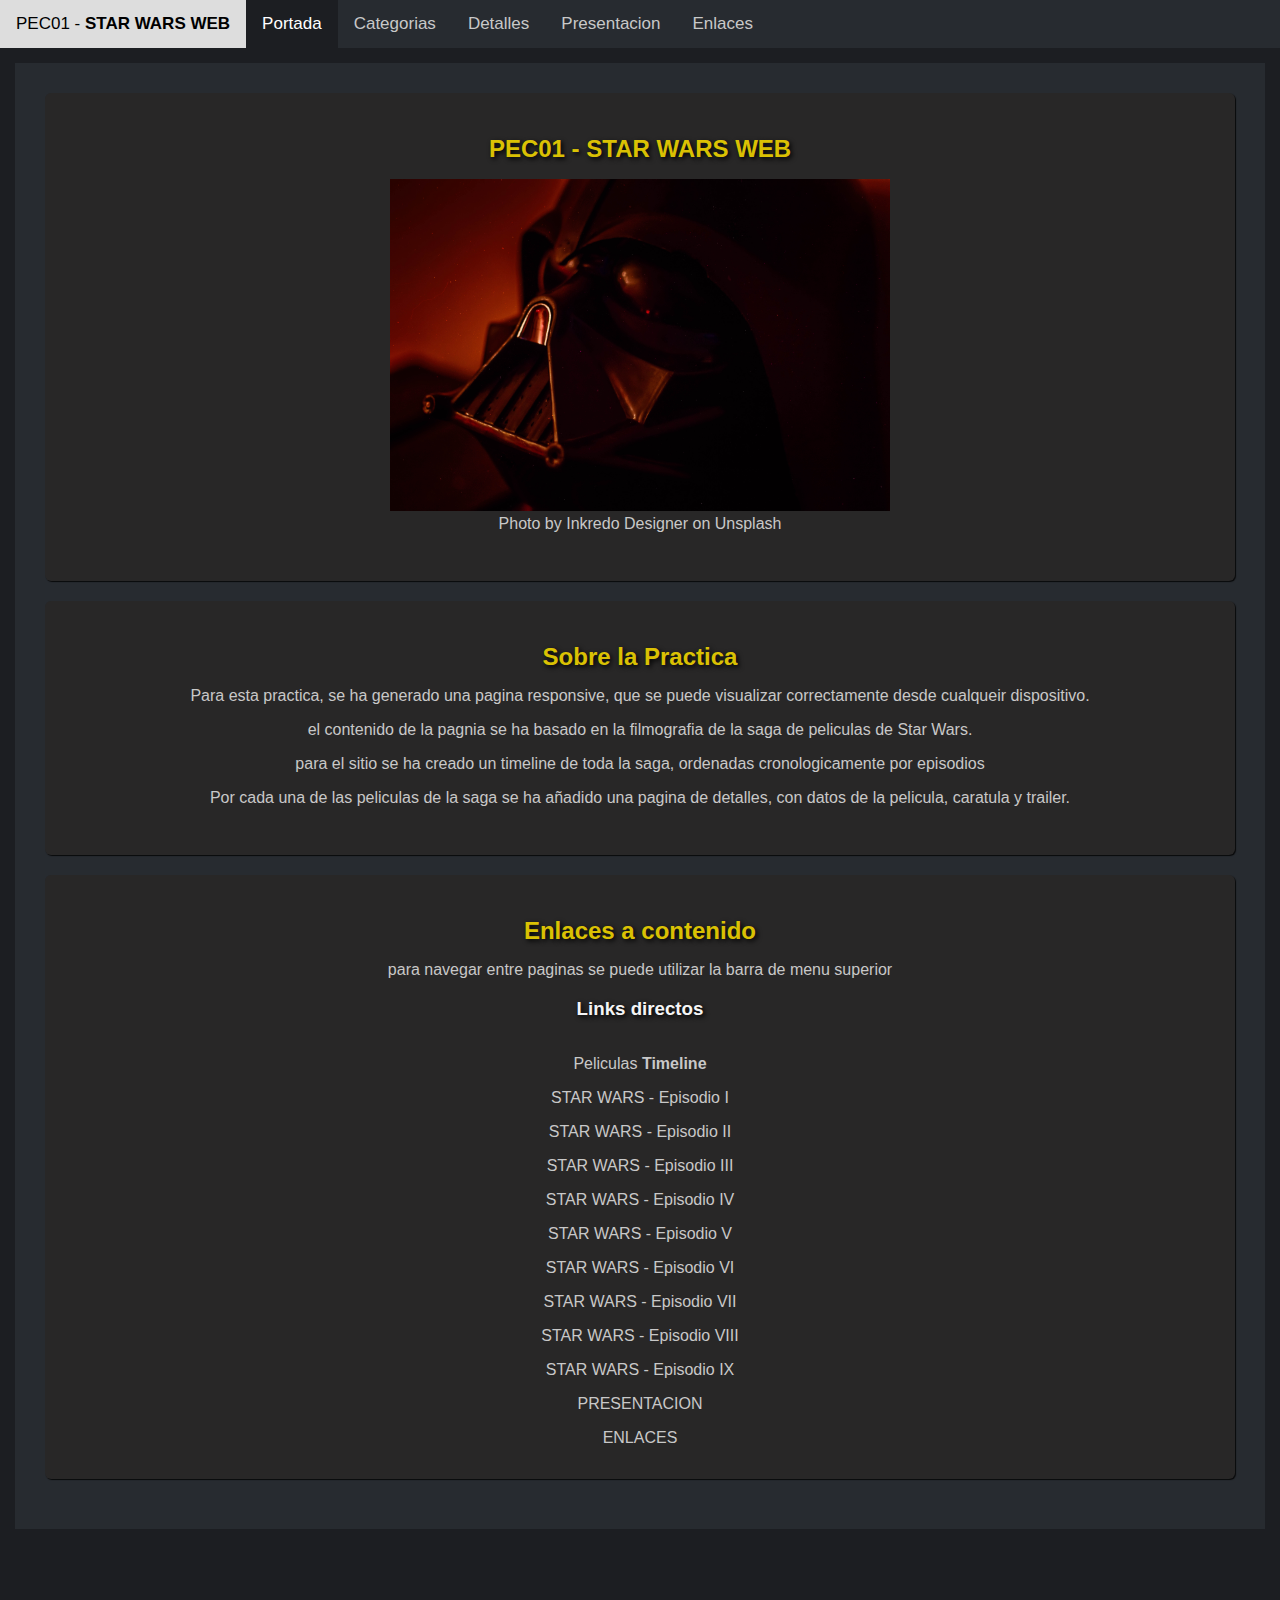
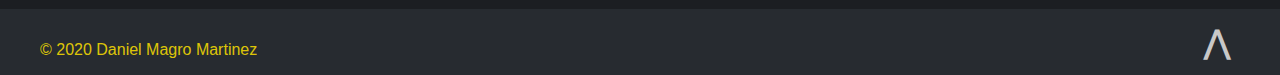
<file: index.html>
<!doctype html>
<html lang="en">
  <head>
    <meta charset="utf-8"/>
    <title>PEC01 Portada</title>
    <link rel="stylesheet" href="styles.css" />
    <link rel="stylesheet" href="https://cdnjs.cloudflare.com/ajax/libs/font-awesome/4.7.0/css/font-awesome.min.css">
  </head>
  <body>
    <div class="topNavBar" id="NavBar">
      <a id="inicio" class="logo">PEC01 - <strong>STAR WARS WEB</strong></a>
      <a id="menuportada" href="index.html">Portada</a>
      <a id="menucategory" href="categoria.html">Categorias</a>
      <a id="menudetail" href="details.html">Detalles</a>
      <a id="menupresentacion" href="presentacion.html">Presentacion</a>
      <a id="menuenlaces" href="enlaces.html">Enlaces</a>
      <a href="javascript:void(0);" class="icon" onclick="expandMenu()">
          <i class="fa fa-bars"></i></a>
    </div>
    <div class="maincontent">
        <div class="portadacontent">
          <h2>PEC01 - STAR WARS WEB</h2>
        <figure>
          <img src="./assets/img/others/inkredo-designer-8eapp1s0knw-unsplash.jpg" alt="SW_IV" >
          <figcaption>Photo by <a href="https://unsplash.com/@inkredo?utm_source=unsplash&utm_medium=referral&utm_content=creditCopyText">Inkredo Designer</a> on <a href="https://unsplash.com/s/photos/star-wars?utm_source=unsplash&utm_medium=referral&utm_content=creditCopyText">Unsplash</a>
          </figcaption>
        </figure>
      </div>
        <div class="portadacontent">
            <h2>Sobre la Practica</h2>
            <p>Para esta practica, se ha generado una pagina responsive, que se puede visualizar correctamente desde cualqueir dispositivo.</p>
            <p>el contenido de la pagnia se ha basado en la filmografia de la saga de peliculas de Star Wars.</p>
            <p>para el sitio se ha creado un timeline de toda la saga, ordenadas cronologicamente por episodios</p>
            <p>Por cada una de las peliculas de la saga se ha añadido una pagina de detalles, con datos de la pelicula, caratula y trailer.</p>
        </div>
        <div class="portadacontent">
          <h2>Enlaces a contenido</h2>
          <p>para navegar entre paginas se puede utilizar la barra de menu superior</p>
          <h3>Links directos</h3>
          <li><a href="categoria.html">Peliculas <strong>Timeline</strong></a></li>
          <li><a href="./details/episodeI.html">STAR WARS - Episodio I</a></li>
          <li><a href="./details/episodeII.html">STAR WARS - Episodio II</a></li>
          <li><a href="./details/episodeIII.html">STAR WARS - Episodio III</a></li>
          <li><a href="./details/episodeIV.html">STAR WARS - Episodio IV</a></li>
          <li><a href="./details/episodeV.html">STAR WARS - Episodio V</a></li>
          <li><a href="./details/episodeVI.html">STAR WARS - Episodio VI</a></li>
          <li><a href="./details/episodeVII.html">STAR WARS - Episodio VII</a></li>
          <li><a href="./details/episodeVIII.html">STAR WARS - Episodio VIII</a></li>
          <li><a href="./details/episodeIX.html">STAR WARS - Episodio IX</a></li>
          <li><a href="presentacion.html">PRESENTACION</a></li>
          <li><a href="enlaces.html">ENLACES</a></li>
        </div> 
      </div>

    </div>
     <script src="./shared/footer.js" ></script> 
  </body>
  <script type="module" src="app.js"></script>
  <script>
    var menuactivate = document.getElementById("menuportada");
    menuactivate.className ="active";
    
    function expandMenu() {
        var x = document.getElementById("NavBar");
        if(x.className ==="topNavBar"){
          x.className += " responsive"
        }else{
          x.className = "topNavBar";
        }
    }
  </script>
  
</html>
</file>
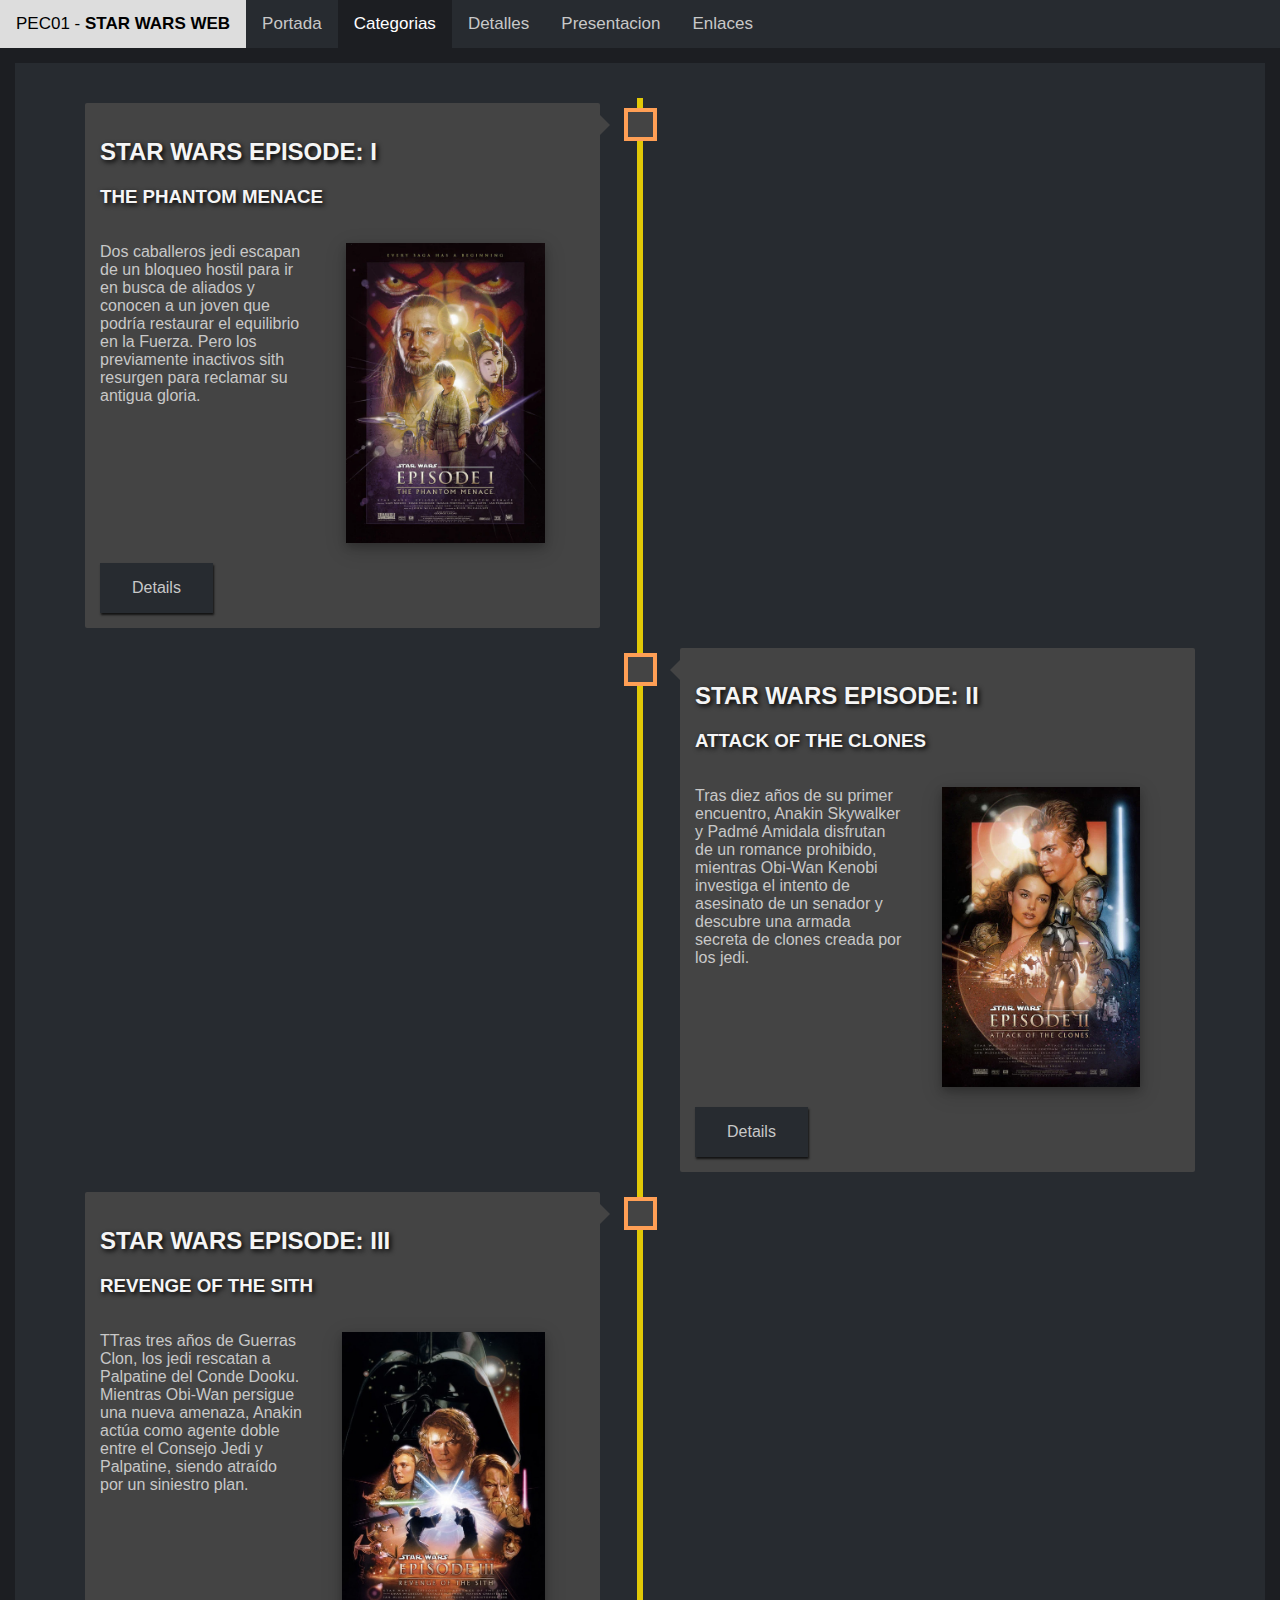
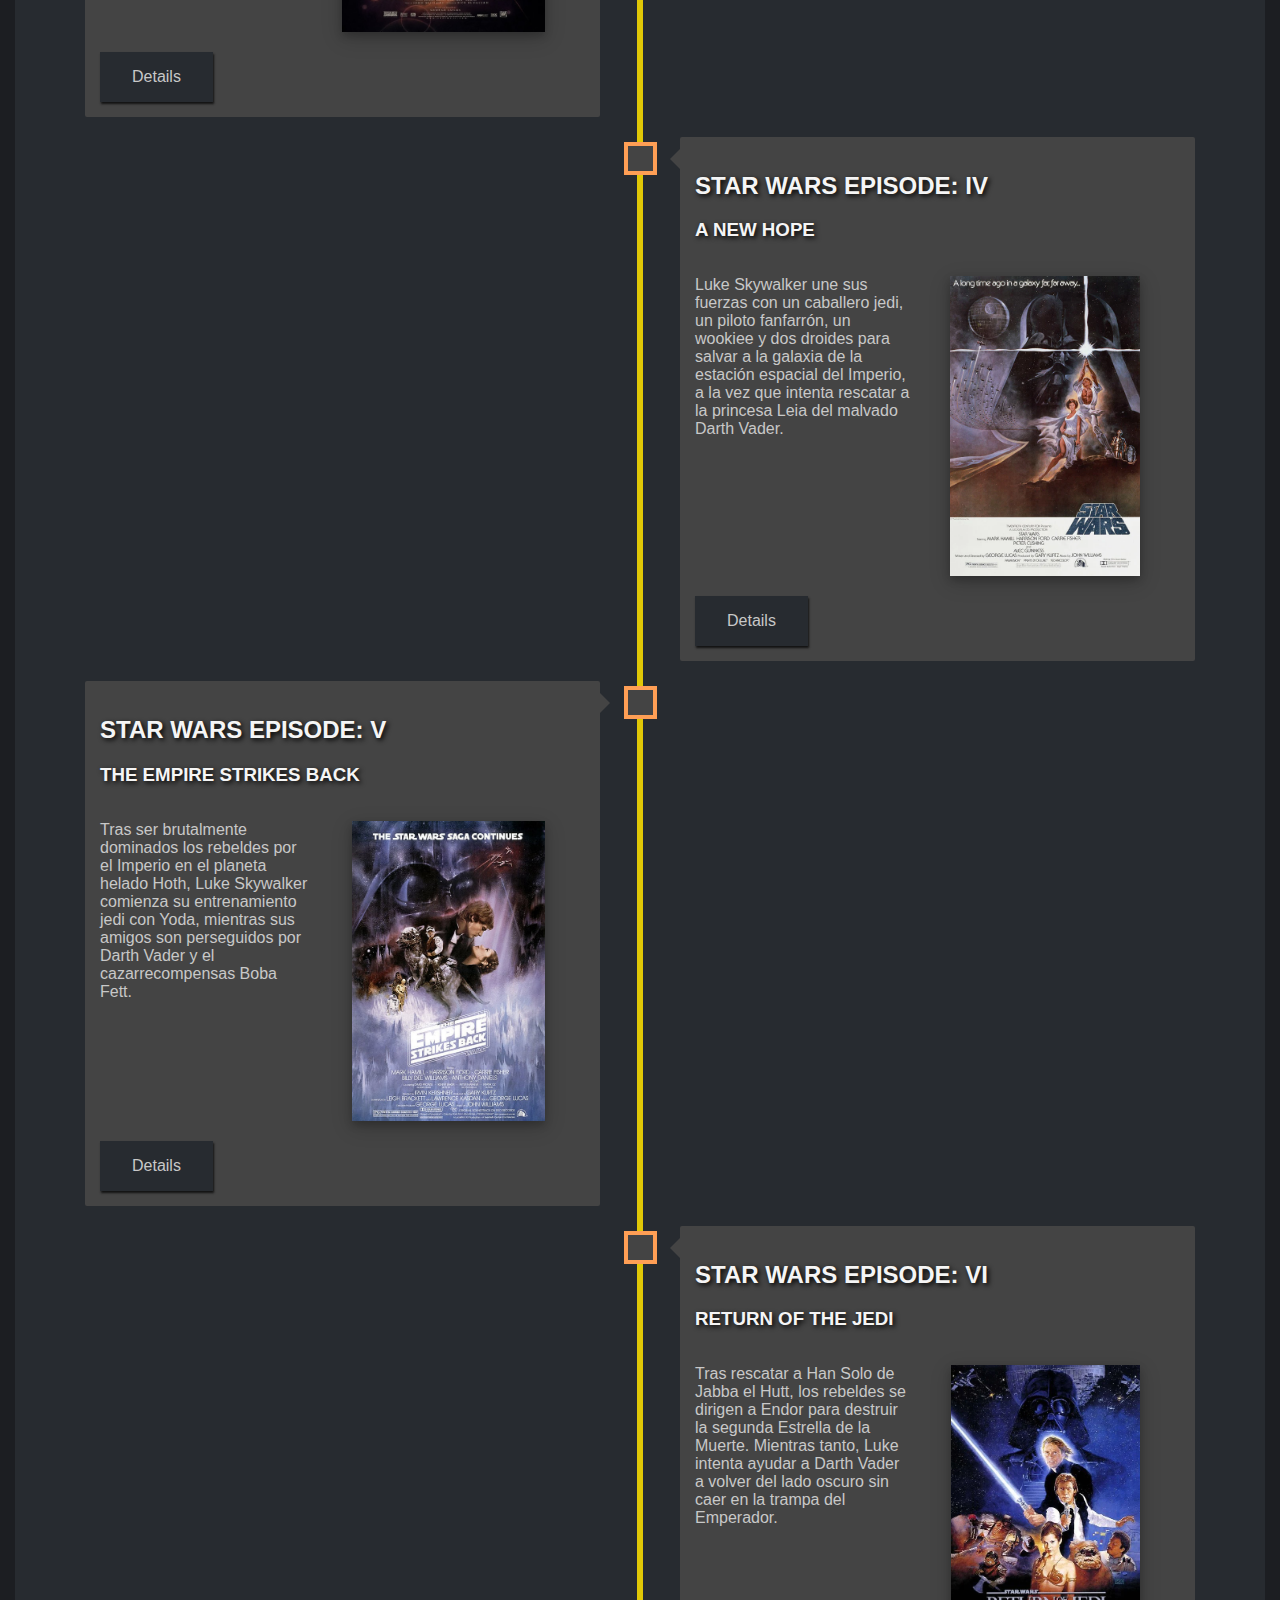
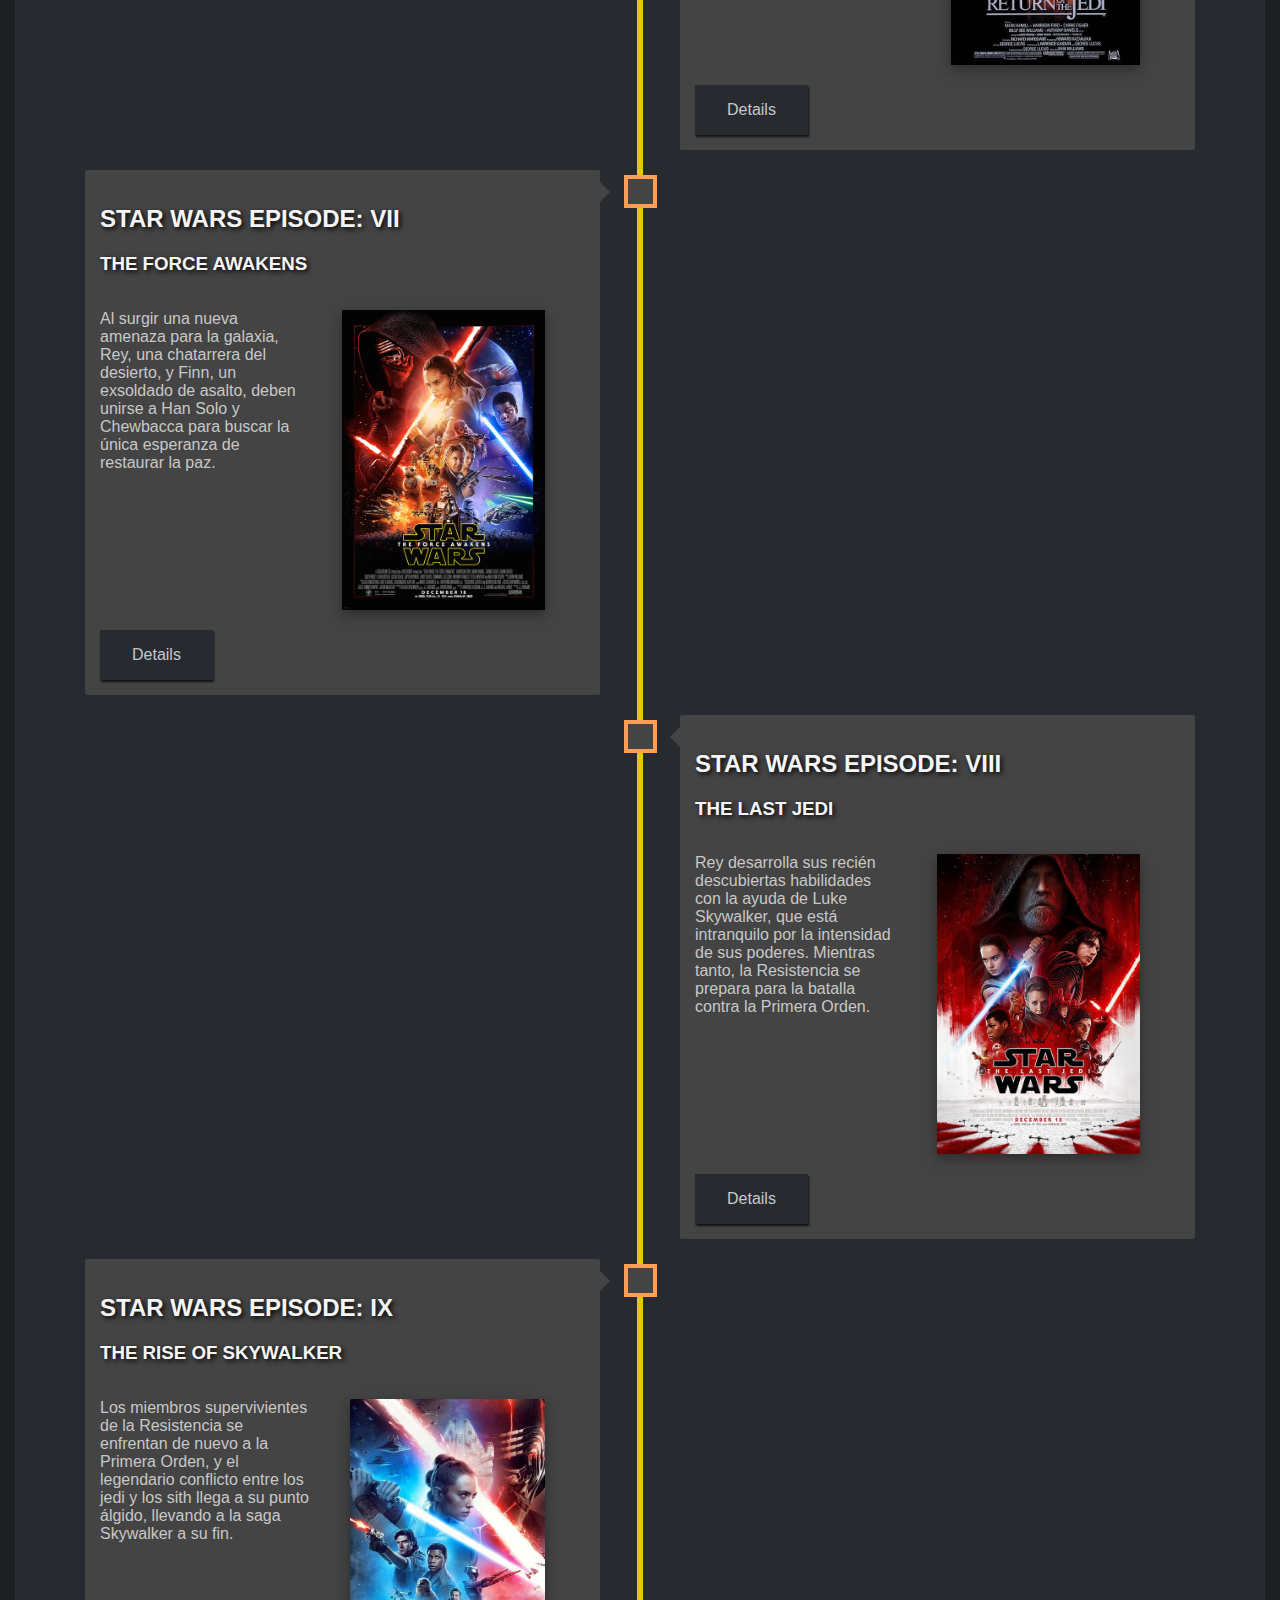
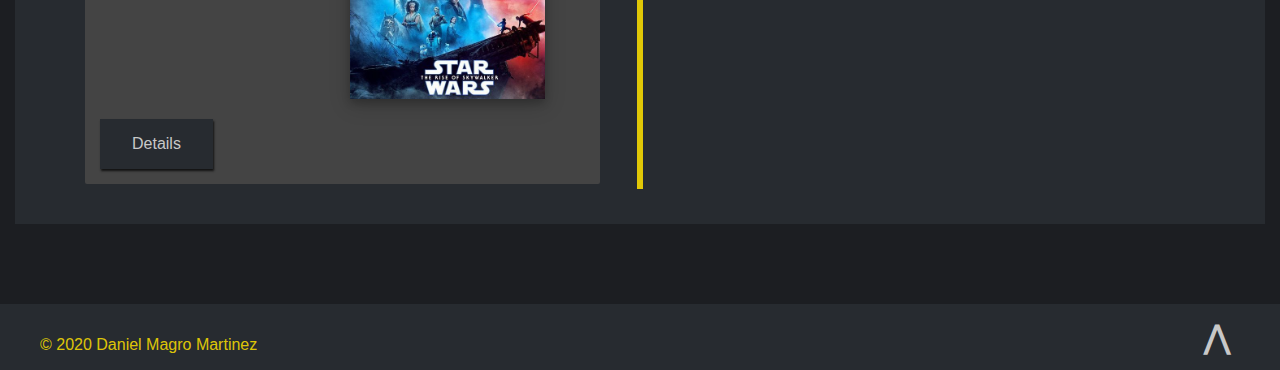
<file: categoria.html>
<!doctype html>
<html lang="en">
  <head>
    <meta charset="utf-8"/>
    <title>PEC01 CATEGORIA</title>
    <link rel="stylesheet" href="styles.css" />
    <link rel="stylesheet" href="https://cdnjs.cloudflare.com/ajax/libs/font-awesome/4.7.0/css/font-awesome.min.css">
  </head>
  <body>
    <header>
      <div class="topNavBar" id="NavBar">
        <a id="inicio" class="logo">PEC01 - <strong>STAR WARS WEB</strong></a>
        <a id="menuportada" href="index.html">Portada</a>
        <a id="menucategory" href="categoria.html">Categorias</a>
        <a id="menudetail" href="details.html">Detalles</a>
        <a id="menupresentacion" href="presentacion.html">Presentacion</a>
        <a id="menuenlaces" href="enlaces.html">Enlaces</a>
        <a href="javascript:void(0);" class="icon" onclick="expandMenu()">
            <i class="fa fa-bars"></i></a>
      </div>
    </header>

    <div class="maincontent">
      <div class="timeline">
        <div class="container left">
          <div class="content" id="ep1">
            <h2>STAR WARS EPISODE: I</h2>
            <h3>THE PHANTOM MENACE</h3>
            <div>
            <p>Dos caballeros jedi escapan de un bloqueo hostil para ir en busca de aliados y conocen a un joven que podría restaurar el equilibrio en la Fuerza. Pero los previamente inactivos sith resurgen para reclamar su antigua gloria.</p>
            <figure>
              <img src="./assets/img/caratulas/SW_EP_I.webp" alt="SW_IV" >
              <figcaption></figcaption>
            </figure>
            </div>
            <button type="button" class="btn default" disabled><a href="details/episodeI.html" >Details</a></button>
          </div>
        </div>

        <div class="container right" id="ep2">
          <div class="content">
            <h2>STAR WARS EPISODE: II</h2>
            <h3>ATTACK OF THE CLONES</h3>
            <div>
            <p>Tras diez años de su primer encuentro, Anakin Skywalker y Padmé Amidala disfrutan de un romance prohibido, mientras Obi-Wan Kenobi investiga el intento de asesinato de un senador y descubre una armada secreta de clones creada por los jedi.</p>
            <figure>
              <img src="./assets/img/caratulas/SW_EP_II.webp" alt="SW_IV" >
              <figcaption></figcaption>
            </figure>
            </div>
            <button class="btn default"><a href="./details/episodeII.html">Details</a></button>
          </div>
        </div>  

        <div class="container left" id="ep3">
          <div class="content">
            <h2>STAR WARS EPISODE: III</h2>
            <h3>REVENGE OF THE SITH</h3>
            <div>
            <p>TTras tres años de Guerras Clon, los jedi rescatan a Palpatine del Conde Dooku. Mientras Obi-Wan persigue una nueva amenaza, Anakin actúa como agente doble entre el Consejo Jedi y Palpatine, siendo atraído por un siniestro plan.</p>
            <figure>
              <img src="./assets/img/caratulas/SW_EP_III.jpeg" alt="SW_III" >
              <figcaption></figcaption>
            </figure>
            </div>
            <button type="button" class="btn default" disabled><a href="./details/episodeIII.html" >Details</a></button>
          </div>
        </div>

        <div class="container right" id="ep4">
          <div class="content">
            <h2>STAR WARS EPISODE: IV</h2>
            <h3>A NEW HOPE</h3>
            <div>
            <p>Luke Skywalker une sus fuerzas con un caballero jedi, un piloto fanfarrón, un wookiee y dos droides para salvar a la galaxia de la estación espacial del Imperio, a la vez que intenta rescatar a la princesa Leia del malvado Darth Vader.</p>
            <figure>
              <img src="./assets/img/caratulas/SW_EP_IV.webp" alt="SW_IV" >
              <figcaption></figcaption>
            </figure>
            </div>
            <button class="btn default"><a href="./details/episodeIV.html">Details</a></button>
          </div>
        </div>

        <div class="container left" id="ep5">
          <div class="content">
            <h2>STAR WARS EPISODE: V</h2>
            <h3>THE EMPIRE STRIKES BACK</h3>
            <div>
            <p>Tras ser brutalmente dominados los rebeldes por el Imperio en el planeta helado Hoth, Luke Skywalker comienza su entrenamiento jedi con Yoda, mientras sus amigos son perseguidos por Darth Vader y el cazarrecompensas Boba Fett.</p>
            <figure>
              <img src="./assets/img/caratulas/SW_EP_V.jpeg" alt="SW_V" >
              <figcaption></figcaption>
            </figure>
            </div>
            <button class="btn default"><a href="./details/episodeV.html">Details</a></button>
          </div>
        </div>

        <div class="container right" id="ep6">
          <div class="content">
            <h2>STAR WARS EPISODE: VI</h2>
            <h3>RETURN OF THE JEDI</h3>
            <div>
            <p>Tras rescatar a Han Solo de Jabba el Hutt, los rebeldes se dirigen a Endor para destruir la segunda Estrella de la Muerte. Mientras tanto, Luke intenta ayudar a Darth Vader a volver del lado oscuro sin caer en la trampa del Emperador.</p>
            <figure>
              <img src="./assets/img/caratulas/SW_EP_VI.webp" alt="SW_VI" >
              <figcaption></figcaption>
            </figure>
            </div>
            <button class="btn default"><a href="./details/episodeVI.html">Details</a></button>
          </div>
        </div>

        <div class="container left" id="ep7">
          <div class="content">
            <h2>STAR WARS EPISODE: VII</h2>
            <h3>THE FORCE AWAKENS</h3>
            <div>
            <p>Al surgir una nueva amenaza para la galaxia, Rey, una chatarrera del desierto, y Finn, un exsoldado de asalto, deben unirse a Han Solo y Chewbacca para buscar la única esperanza de restaurar la paz.</p>
            <figure>
              <img src="./assets/img/caratulas/SW_EP_VII.webp" alt="SW_VII" >
              <figcaption></figcaption>
            </figure>
            </div>
            <button class="btn default"><a href="./details/episodeVII.html">Details</a></button>
          </div>
        </div>

        <div class="container right" id="ep8">
          <div class="content">
            <h2>STAR WARS EPISODE: VIII</h2>
            <h3>THE LAST JEDI</h3>
            <div>
            <p>Rey desarrolla sus recién descubiertas habilidades con la ayuda de Luke Skywalker, que está intranquilo por la intensidad de sus poderes. Mientras tanto, la Resistencia se prepara para la batalla contra la Primera Orden.</p>
            <figure>
              <img src="./assets/img/caratulas/SW_EP_VIII.jpeg" alt="SW_VIII" >
              <figcaption></figcaption>
            </figure>
            </div>
            <button class="btn default"><a href="./details/episodeVIII.html">Details</a></button>
          </div>
        </div>

        <div class="container left" id="ep9">
          <div class="content">
            <h2>STAR WARS EPISODE: IX</h2>
            <h3>THE RISE OF SKYWALKER</h3>
            <div>
            <p>Los miembros supervivientes de la Resistencia se enfrentan de nuevo a la Primera Orden, y el legendario conflicto entre los jedi y los sith llega a su punto álgido, llevando a la saga Skywalker a su fin.</p>
            <figure>
              <img src="./assets/img/caratulas/SW_EP_IX.jpeg" alt="SW_IX" >
              <figcaption></figcaption>
            </figure>
            </div>
            <button class="btn default"><a href="./details/episodeIX.html">Details</a></button>
          </div>
        </div>
      </div>
    </div>
    <script src='./shared/footer.js' ></script>
  </body>
  <script type="module" src="app.js"></script>
  <script>
    var menuactivate = document.getElementById("menucategory");
    menuactivate.className ="active";

    function expandMenu() {
        var x = document.getElementById("NavBar");
        if(x.className ==="topNavBar"){
          x.className += " responsive"
        }else{
          x.className = "topNavBar";
        }
    }
  </script>
  
</html>
</file>
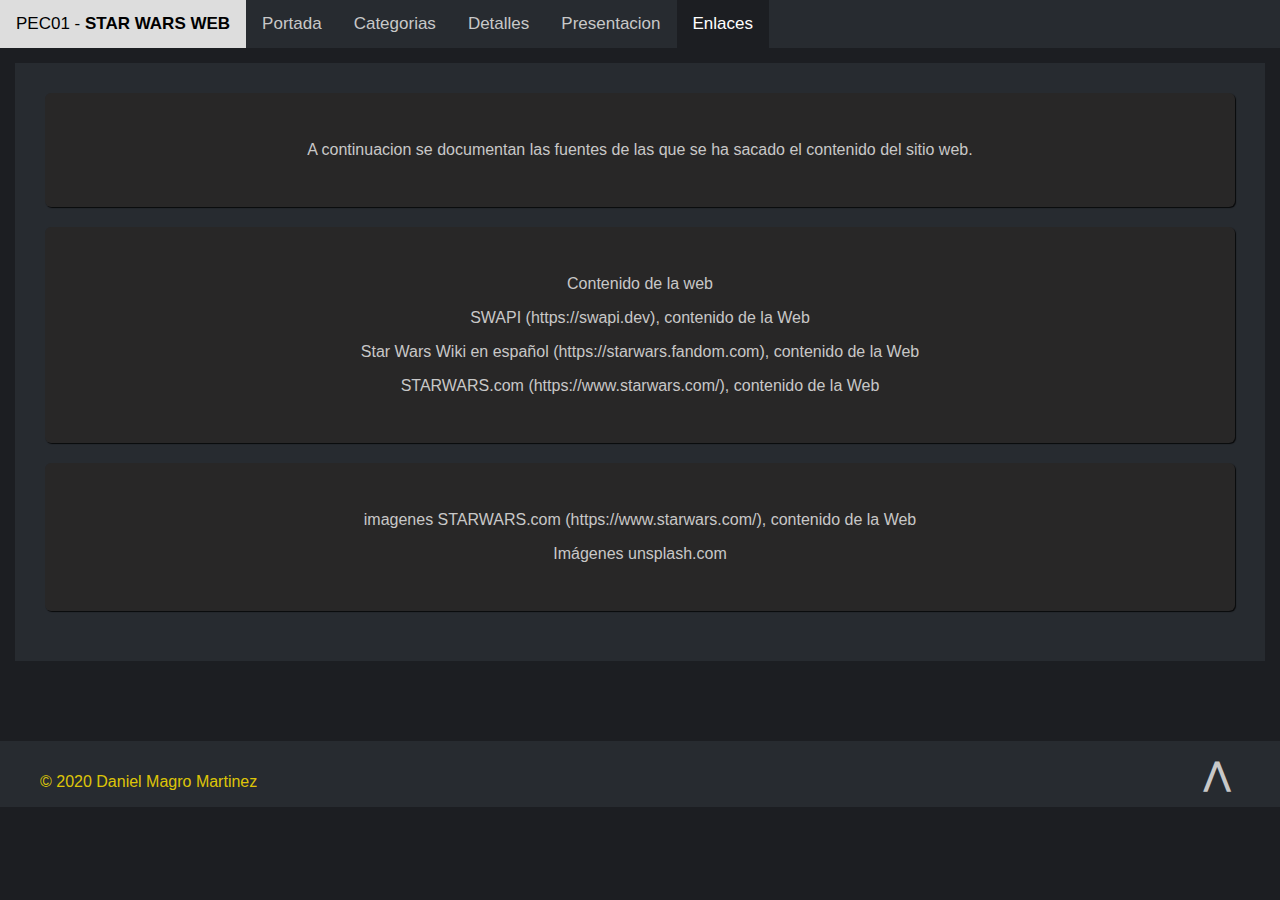
<file: enlaces.html>
<!doctype html>
<html lang="en">
  <head>
    <meta charset="utf-8"/>
    <title>My First Parcel App</title>
    <link rel="stylesheet" href="styles.css" />
    <link rel="stylesheet" href="https://cdnjs.cloudflare.com/ajax/libs/font-awesome/4.7.0/css/font-awesome.min.css">
  </head>
  <body>
    <header>
      <div class="topNavBar" id="NavBar">
        <a id="inicio" class="logo">PEC01 - <strong>STAR WARS WEB</strong></a>
        <a id="menuportada" href="index.html">Portada</a>
        <a id="menucategory" href="categoria.html">Categorias</a>
        <a id="menudetail" href="details.html">Detalles</a>
        <a id="menupresentacion" href="presentacion.html">Presentacion</a>
        <a id="menuenlaces" href="enlaces.html">Enlaces</a>
        <a href="javascript:void(0);" class="icon" onclick="expandMenu()">
            <i class="fa fa-bars"></i></a>
      </div>
    </header>
    <div class="maincontent">
      <div class="portadacontent">
        <p>A continuacion se documentan las fuentes de las que se ha sacado el contenido del sitio web.</p>
      </div>
      <div class="portadacontent">
        <p>Contenido de la web</p>
        <p>SWAPI (https://swapi.dev), contenido de la Web</p>
        <p>Star Wars Wiki en español (https://starwars.fandom.com), contenido de la Web</p>
        <p>STARWARS.com (https://www.starwars.com/), contenido de la Web</p>
      </div>
      <div class="portadacontent">
        <p>imagenes STARWARS.com (https://www.starwars.com/), contenido de la Web</p>
        <p>Imágenes unsplash.com</p>
      </div>
    </div>
    <script src="./shared/footer.js" ></script>
  </body>
  <script type="module" src="app.js"></script>
  <script>
    var menuactivate = document.getElementById("menuenlaces");
    menuactivate.className ="active";

    function expandMenu() {
        var x = document.getElementById("NavBar");
        if(x.className ==="topNavBar"){
          x.className += " responsive"
        }else{
          x.className = "topNavBar";
        }
    }
  </script>
  
</html>
</file>
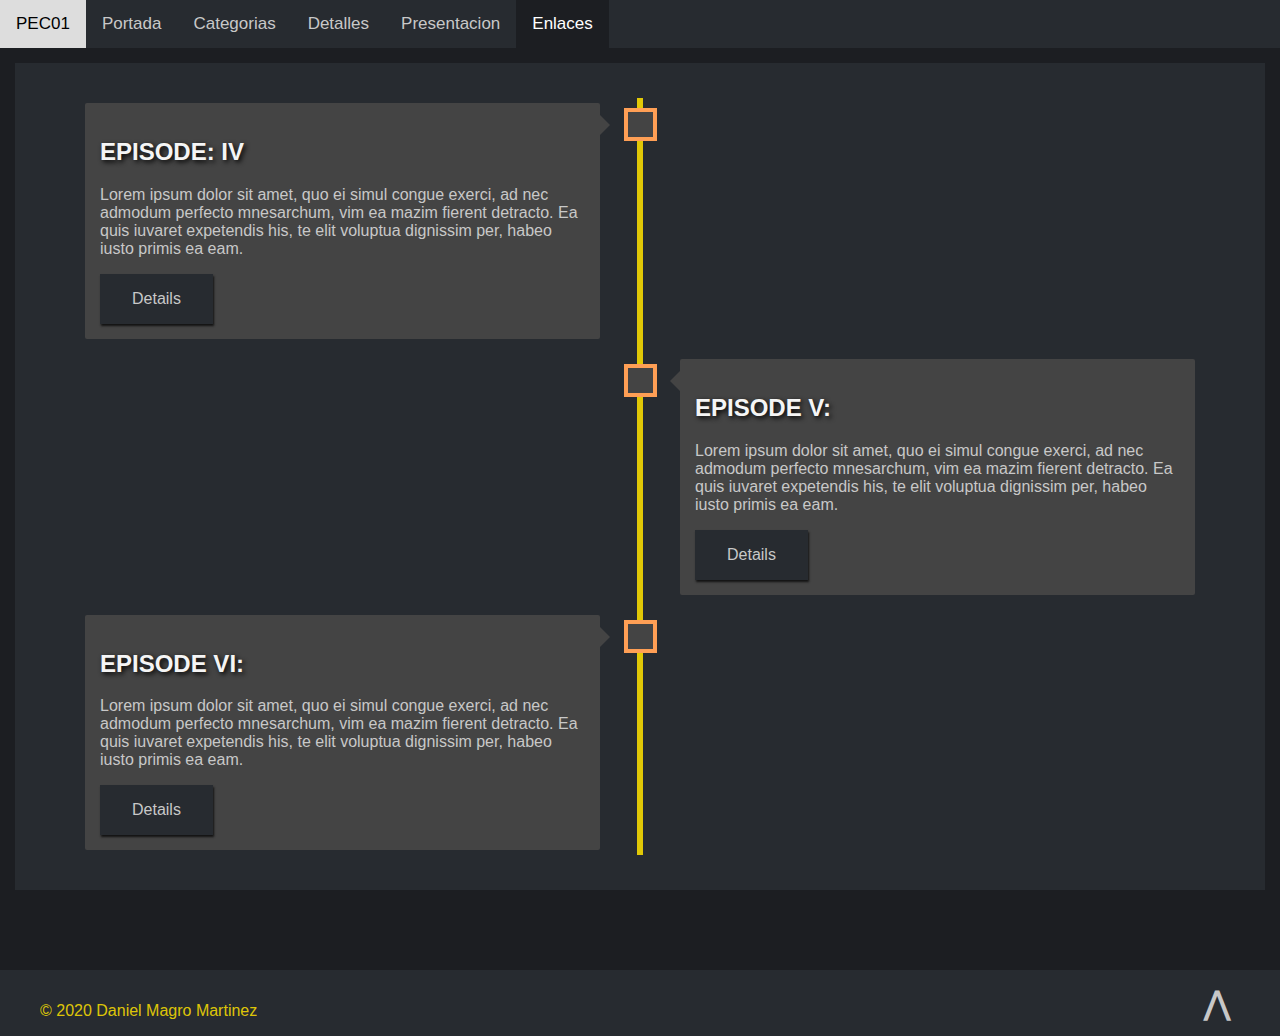
<file: Enlaces.html>
<!doctype html>
<html lang="en">
  <head>
    <meta charset="utf-8"/>
    <title>My First Parcel App</title>
    <link rel="stylesheet" href="styles.css" />
    <link rel="stylesheet" href="https://cdnjs.cloudflare.com/ajax/libs/font-awesome/4.7.0/css/font-awesome.min.css">
  </head>
  <body>
    <script src='shared/header.js' ></script>
    <div class="maincontent">
      <div class="timeline">
        <div class="container left">
          <div class="content">
            <h2>EPISODE: IV</h2>
            <p>Lorem ipsum dolor sit amet, quo ei simul congue exerci, ad nec admodum perfecto mnesarchum, vim ea mazim fierent detracto. Ea quis iuvaret expetendis his, te elit voluptua dignissim per, habeo iusto primis ea eam.</p>
            <button class="btn default"><a href="episodeIV.html">Details</a></button>
          </div>
        </div>
        <div class="container right">
          <div class="content">
            <h2>EPISODE V:</h2>
            <p>Lorem ipsum dolor sit amet, quo ei simul congue exerci, ad nec admodum perfecto mnesarchum, vim ea mazim fierent detracto. Ea quis iuvaret expetendis his, te elit voluptua dignissim per, habeo iusto primis ea eam.</p>
            <button class="btn default"><a href="episodeV.html">Details</a></button>
          </div>
        </div>
        <div class="container left">
          <div class="content">
            <h2>EPISODE VI:</h2>
            <p>Lorem ipsum dolor sit amet, quo ei simul congue exerci, ad nec admodum perfecto mnesarchum, vim ea mazim fierent detracto. Ea quis iuvaret expetendis his, te elit voluptua dignissim per, habeo iusto primis ea eam.</p>
            <button class="btn default"><a href="episodeVI.html">Details</a></button>
          </div>
        </div>
      </div>
      
    </div>
    <script src='shared/footer.js' ></script>

  </body>
  <script type="module" src="app.js"></script>
  <script>
    var menuactivate = document.getElementById("menuenlaces");
    menuactivate.className ="active";

    function expandMenu() {
        var x = document.getElementById("NavBar");
        if(x.className ==="topNavBar"){
          x.className += " responsive"
        }else{
          x.className = "topNavBar";
        }
    }
  </script>
  
</html>
</file>
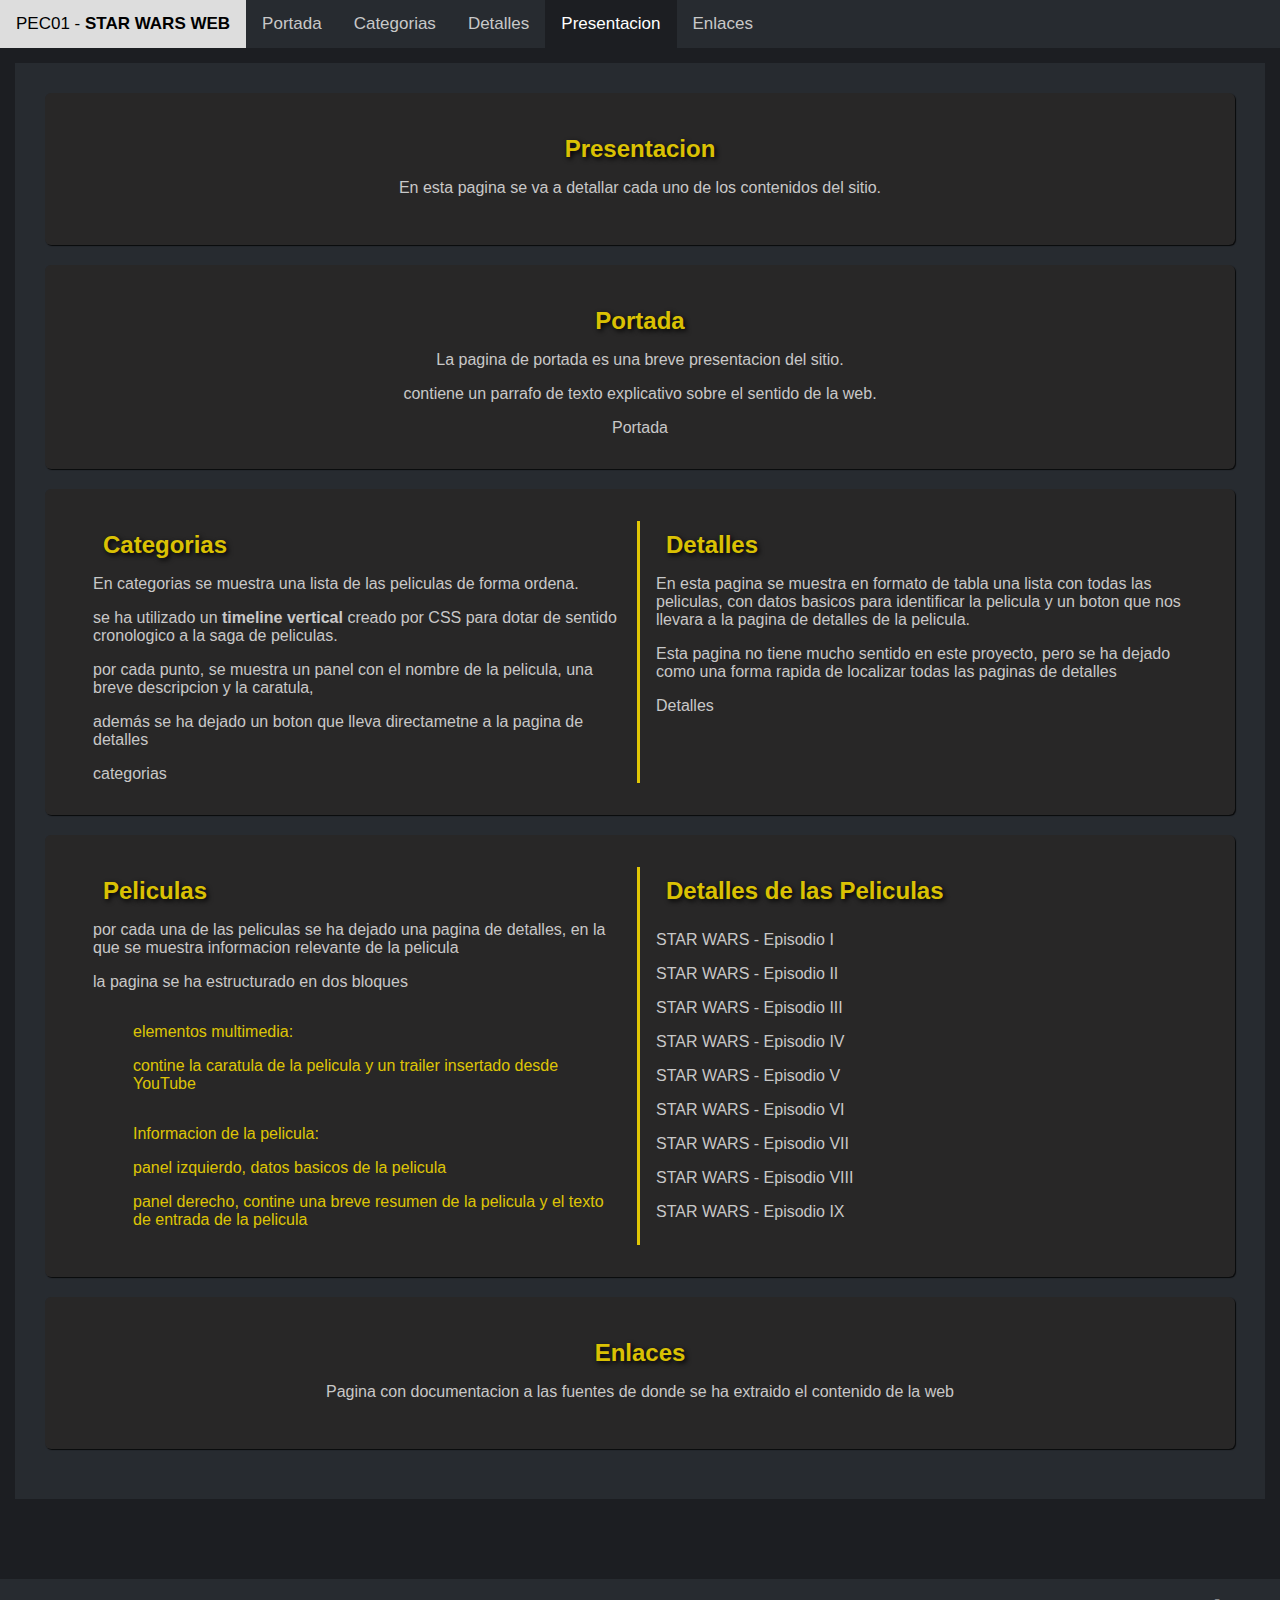
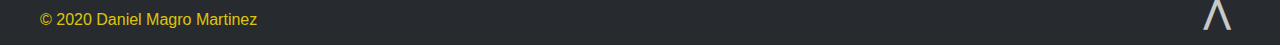
<file: presentacion.html>
<!doctype html>
<html lang="en">
  <head>
    <meta charset="utf-8"/>
    <title>My First Parcel App</title>
    <link rel="stylesheet" href="styles.css" />
    <link rel="stylesheet" href="https://cdnjs.cloudflare.com/ajax/libs/font-awesome/4.7.0/css/font-awesome.min.css">
  </head>
  <body>
    <header>
      <div class="topNavBar" id="NavBar">
        <a id="inicio" class="logo">PEC01 - <strong>STAR WARS WEB</strong></a>
        <a id="menuportada" href="index.html">Portada</a>
        <a id="menucategory" href="categoria.html">Categorias</a>
        <a id="menudetail" href="details.html">Detalles</a>
        <a id="menupresentacion" href="presentacion.html">Presentacion</a>
        <a id="menuenlaces" href="enlaces.html">Enlaces</a>
        <a href="javascript:void(0);" class="icon" onclick="expandMenu()">
            <i class="fa fa-bars"></i></a>
      </div>
    </header>
    <div class="maincontent">
      <div class="portadacontent">
            <h2>Presentacion</h2>
            <p>En esta pagina se va a detallar cada uno de los contenidos del sitio.</p>
      </div>
      <div class="portadacontent">
          <h2>Portada</h2>
          <p>La pagina de portada es una breve presentacion del sitio.</p>
          <p>contiene un parrafo de texto explicativo sobre el sentido de la web.</p>
          <a href="index.html">Portada</a>
      </div>
      <div class="portadacontent flex">
        <div class="panelLeft">
          <h2>Categorias</h2>
          <p>En categorias se muestra una lista de las peliculas de forma ordena.</p>
          <p>se ha utilizado un <strong>timeline vertical</strong> creado por CSS para dotar de sentido cronologico a la saga de peliculas.</p>
          <P>por cada punto, se muestra un panel con el nombre de la pelicula, una breve descripcion y la caratula,</P>
          <p>además se ha dejado un boton que lleva directametne a la pagina de detalles </p>
          <a href="categoria.html">categorias</a>
        </div>
        <div class="panelRight">
          <h2>Detalles</h2>
          <p>En esta pagina se muestra en formato de tabla una lista con todas las peliculas, con datos basicos para identificar la pelicula y un boton que nos llevara a la pagina de detalles de la pelicula.</p>
          <p>Esta pagina no tiene mucho sentido en este proyecto, pero se ha dejado como una forma rapida de localizar todas las paginas de detalles</p>
          <a href="details.html">Detalles</a>
        </div>
      </div>
      <div class="portadacontent flex">
        <div class="panelLeft">
          <h2>Peliculas</h2>
          <p>por cada una de las peliculas se ha dejado una pagina de detalles, en la que se muestra informacion relevante de la pelicula</p>
          <p>la pagina se ha estructurado en dos bloques</p>
            <ul>
              <li>elementos multimedia:  
                <P>contine la caratula de la pelicula y un trailer insertado desde YouTube</P>
              </li>
              <li>Informacion de la pelicula:
                  <P>panel izquierdo, datos basicos de la pelicula</P>
                  </P>panel derecho, contine una breve resumen de la pelicula y el texto de entrada de la pelicula</P>
              </li>
            </ul>
        </div>
        <div class="panelRight">
          <h2>Detalles de las Peliculas</h2>
          <li><a href="./details/episodeI.html">STAR WARS - Episodio I</a></li>
          <li><a href="./details/episodeII.html">STAR WARS - Episodio II</a></li>
          <li><a href="./details/episodeIII.html">STAR WARS - Episodio III</a></li>
          <li><a href="./details/episodeIV.html">STAR WARS - Episodio IV</a></li>
          <li><a href="./details/episodeV.html">STAR WARS - Episodio V</a></li>
          <li><a href="./details/episodeVI.html">STAR WARS - Episodio VI</a></li>
          <li><a href="./details/episodeVII.html">STAR WARS - Episodio VII</a></li>
          <li><a href="./details/episodeVIII.html">STAR WARS - Episodio VIII</a></li>
          <li><a href="./details/episodeIX.html">STAR WARS - Episodio IX</a></li>
        </div>
      </div>
      <div class="portadacontent">
        <h2>Enlaces</h2>
        <p>Pagina con documentacion a las fuentes de donde se ha extraido el contenido de la web</p>
      </div>
    </div>
    </div>
    <script src="./shared/footer.js" ></script>
  </body>
  <script type="module" src="app.js"></script>
  <script>
    var menuactivate = document.getElementById("menupresentacion");
    menuactivate.className ="active";

    function expandMenu() {
        var x = document.getElementById("NavBar");
        if(x.className ==="topNavBar"){
          x.className += " responsive"
        }else{
          x.className = "topNavBar";
        }
    }
  </script>
  
</html>
</file>
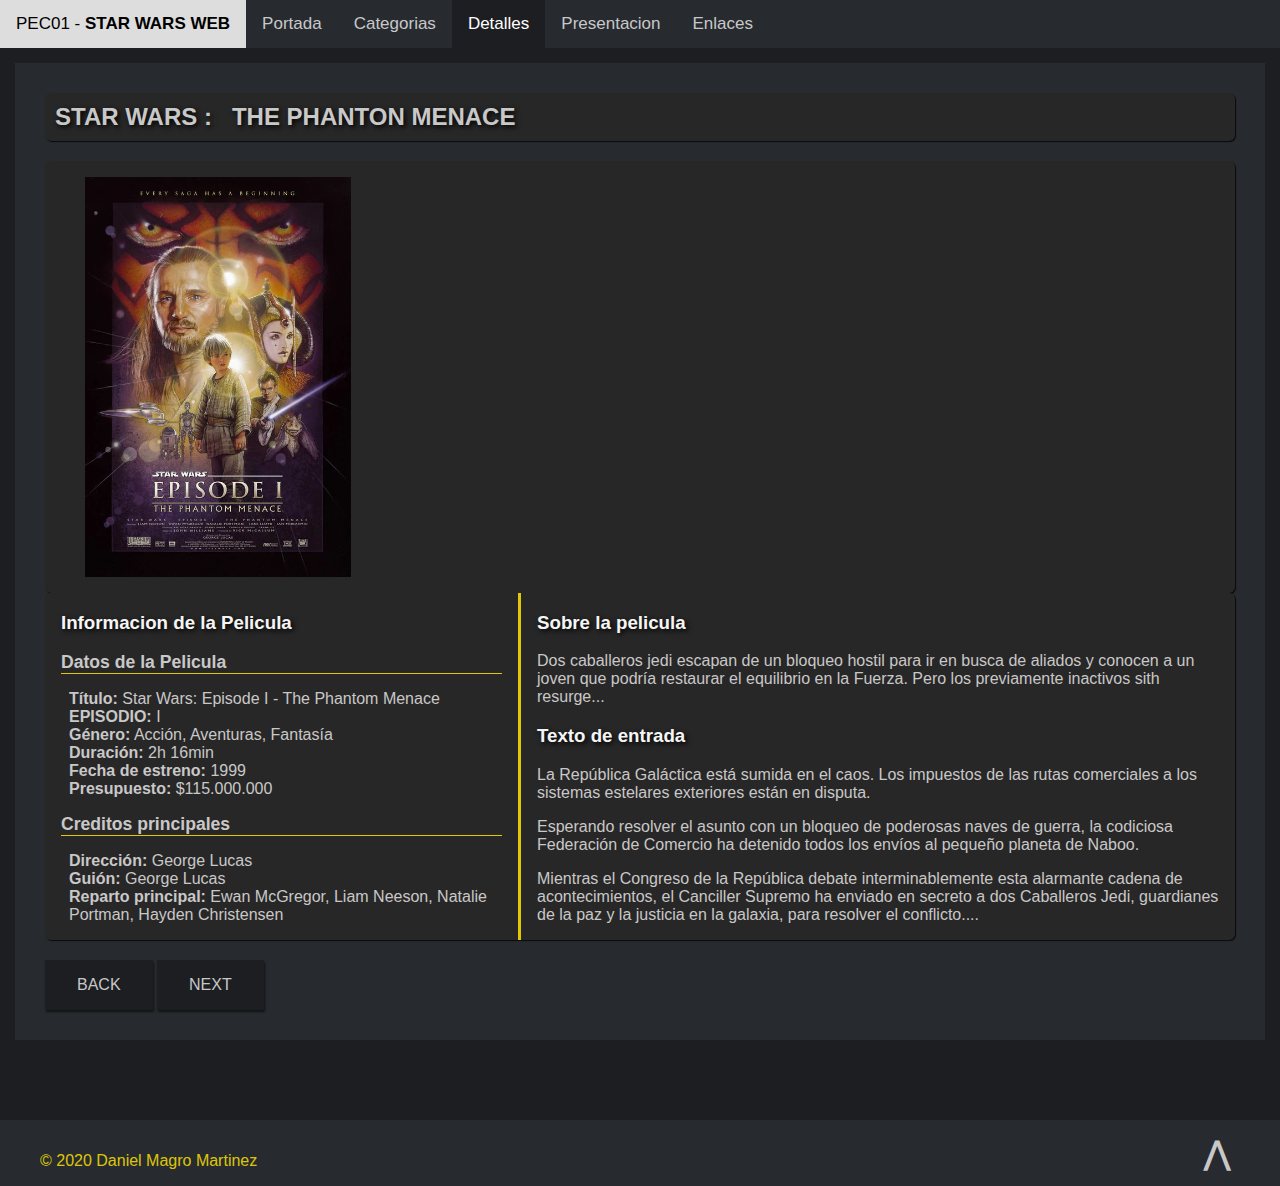
<file: details/episodeI.html>
<!doctype html>
<html lang="en">
  <head>
    <meta charset="utf-8"/>
    <title>My First Parcel App</title>
    <link rel="stylesheet" href="../styles.css" />
    <link rel="stylesheet" href="https://cdnjs.cloudflare.com/ajax/libs/font-awesome/4.7.0/css/font-awesome.min.css">
  </head>
  <body>
    <header>
      <div class="topNavBar" id="NavBar">
        <a id="inicio" class="logo">PEC01 - <strong>STAR WARS WEB</strong></a>
        <a id="menuportada" href="../index.html">Portada</a>
        <a id="menucategory" href="../categoria.html">Categorias</a>
        <a id="menudetail" href="../details.html">Detalles</a>
        <a id="menupresentacion" href="../presentacion.html">Presentacion</a>
        <a id="menuenlaces" href="../enlaces.html">Enlaces</a>
        <a href="javascript:void(0);" class="icon" onclick="expandMenu()">
            <i class="fa fa-bars"></i></a>
      </div>
    </header>
    <div class="maincontent">
      <div class="detailscontent">
        <h2 class="detailTitle">STAR WARS :</h2>
        <h2 class="detailTitle">THE PHANTON MENACE</h2>
      </div>
      <div class="mediaContent">
        <div>
        <figure>
          <img src="../assets/img/caratulas/SW_EP_I.webp" alt="SW_I" >
          <figcaption></figcaption>
        </figure>
        </div class="contentRight" >
        <div class="trailer">

          <iframe width="560" height="315" src="https://www.youtube.com/embed/n1CUHjrc9Sc" title="YouTube video player" frameborder="0" allow="accelerometer; autoplay; clipboard-write; encrypted-media; gyroscope; picture-in-picture" allowfullscreen></iframe>
        </div>
      </div>
      <div class="detailscontent">
        <div class="contentLeft border">
          <h3>Informacion de la Pelicula </h3>
          <dl>
            <dt>Datos de la Pelicula</dt>
                <dd><strong>Título:</strong> Star Wars: Episode I - The Phantom Menace</dd>
                <dd><strong>EPISODIO:</strong> I</dd>
                <dd><strong>Género:</strong> Acción, Aventuras, Fantasía</dd>   
                <dd><strong>Duración:</strong> 2h 16min</dd>
                <dd><strong>Fecha de estreno:</strong> 1999 </dd>
                <dd><strong>Presupuesto:</strong> $115.000.000 </dd>
            <dt>Creditos principales</dt>
                <dd><strong>Dirección: </strong> George Lucas</dd>
                <dd><strong>Guión:</strong> George Lucas</dd>
                <dd><strong>Reparto principal:</strong> Ewan McGregor, Liam Neeson, Natalie Portman, Hayden Christensen</dd>
        </dl>
        </div>
        <div class="contentRight">
          <h3>Sobre la pelicula</h3>
          <p>Dos caballeros jedi escapan de un bloqueo hostil para ir en busca de aliados y 
            conocen a un joven que podría restaurar el equilibrio en la Fuerza. Pero los 
            previamente inactivos sith resurge... </p>
          <h3>Texto de entrada</h3>
          <p>La República Galáctica está
            sumida en el caos. Los
            impuestos de las rutas
            comerciales a los sistemas
            estelares exteriores están en
            disputa.</p>

              <p>Esperando resolver el asunto
                con un bloqueo de poderosas
                naves de guerra, la codiciosa
                Federación de Comercio ha
                detenido todos los envíos al
                pequeño planeta de Naboo.</p>

              <p>Mientras el Congreso de la
                República debate
                interminablemente esta
                alarmante cadena de
                acontecimientos, el Canciller
                Supremo ha enviado en secreto
                a dos Caballeros Jedi,
                guardianes de la paz y la justicia
                en la galaxia, para resolver el
                conflicto....</p>
        </div>
      </div>
      <div>
      <button type="button" class="btn default2" ><a href="../categoria.html#ep1" >BACK</a></button>
      <button type="button" class="btn default2" ><a href="episodeII.html" >NEXT</a></button>
      </div>
    </div>
    <script src='../shared/footer.js' ></script>

  </body>
  <script type="module" src="../app.js"></script>
  <script>
      var menuactivate = document.getElementById("menudetail");
    menuactivate.className ="active";

    function expandMenu() {
        var x = document.getElementById("NavBar");
        if(x.className ==="topNavBar"){
          x.className += " responsive"
        }else{
          x.className = "topNavBar";
        }
    }
  </script>
  
</html>
</file>
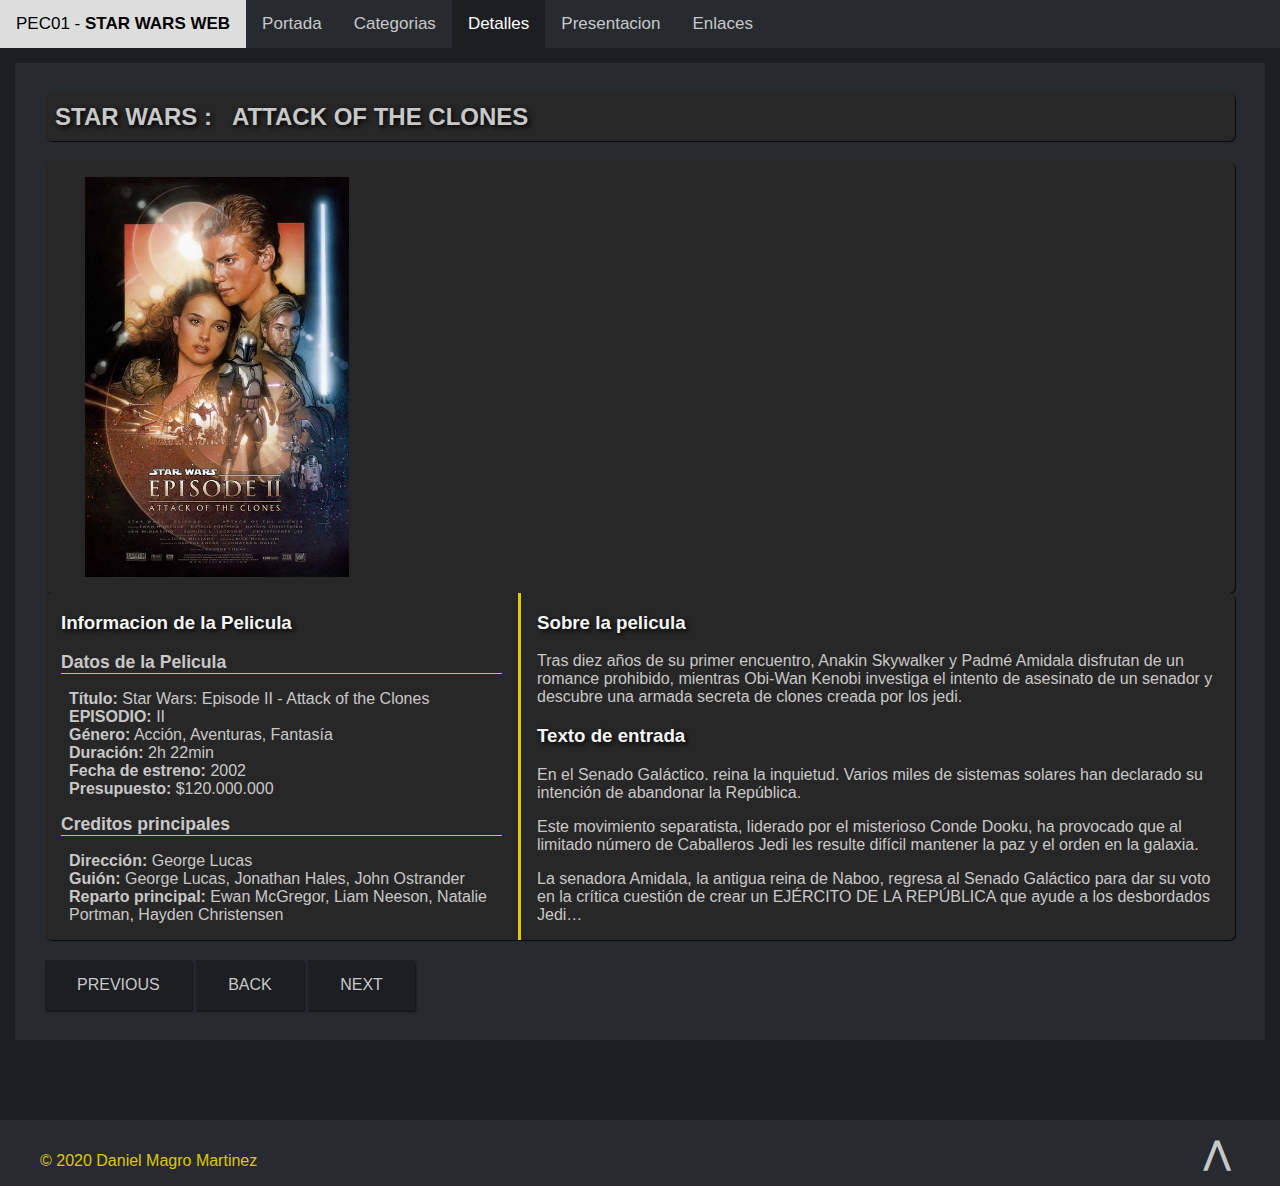
<file: details/episodeII.html>
<!doctype html>
<html lang="en">
  <head>
    <meta charset="utf-8"/>
    <title>My First Parcel App</title>
    <link rel="stylesheet" href="../styles.css" />
    <link rel="stylesheet" href="https://cdnjs.cloudflare.com/ajax/libs/font-awesome/4.7.0/css/font-awesome.min.css">
  </head>
  <body>
    <header>
      <div class="topNavBar" id="NavBar">
        <a id="inicio" class="logo">PEC01 - <strong>STAR WARS WEB</strong></a>
        <a id="menuportada" href="../index.html">Portada</a>
        <a id="menucategory" href="../categoria.html">Categorias</a>
        <a id="menudetail" href="../details.html">Detalles</a>
        <a id="menupresentacion" href="../presentacion.html">Presentacion</a>
        <a id="menuenlaces" href="../enlaces.html">Enlaces</a>
        <a href="javascript:void(0);" class="icon" onclick="expandMenu()">
            <i class="fa fa-bars"></i></a>
      </div>
    </header>
    <div class="maincontent">
      <div class="detailscontent">
        <h2 class="detailTitle">STAR WARS :</h2>
        <h2 class="detailTitle">ATTACK OF THE CLONES</h2>
      </div>
      <div class="mediaContent">
        <div>
        <figure>
          <img src="../assets/img/caratulas/SW_EP_II.webp" alt="SW_IV" >
          <figcaption></figcaption>
        </figure>
        </div class="contentRight" >
        <div class="trailer">

          <iframe width="560" height="315" src="https://www.youtube.com/embed/DywnxIuPtUs" title="YouTube video player" frameborder="0" allow="accelerometer; autoplay; clipboard-write; encrypted-media; gyroscope; picture-in-picture" allowfullscreen></iframe>
        </div>
      </div>
      <div class="detailscontent">
        <div class="contentLeft border">
          <h3>Informacion de la Pelicula</h3>
          <dl>
            <dt>Datos de la Pelicula</dt>
                <dd><strong>Título:</strong> Star Wars: Episode II - Attack of the Clones</dd>
                <dd><strong>EPISODIO:</strong> II</dd>
                <dd><strong>Género:</strong> Acción, Aventuras, Fantasía</dd>   
                <dd><strong>Duración:</strong> 2h 22min</dd>
                <dd><strong>Fecha de estreno:</strong> 2002 </dd>
                <dd><strong>Presupuesto:</strong> $120.000.000</dd>
                <dt>Creditos principales</dt>
                <dd><strong>Dirección: </strong> George Lucas</dd>
                <dd><strong>Guión:</strong> George Lucas, Jonathan Hales, John Ostrander </dd>
                <dd><strong>Reparto principal:</strong> Ewan McGregor, Liam Neeson, Natalie Portman, Hayden Christensen</dd>
        </dl>
        </div>
        <div class="contentRight">
          <h3>Sobre la pelicula</h3>
          <p>Tras diez años de su primer encuentro, Anakin Skywalker y 
            Padmé Amidala disfrutan de un romance prohibido, mientras Obi-Wan Kenobi
            investiga el intento de asesinato de un senador y 
            descubre una armada secreta de clones creada por los jedi.</p>
          <h3>Texto de entrada</h3>
            <p>En el Senado Galáctico.
              reina la inquietud. Varios
              miles de sistemas solares
              han declarado su intención
              de abandonar la República.</p>

            <p>Este movimiento separatista,
              liderado por el misterioso
              Conde Dooku, ha provocado
              que al limitado número de
              Caballeros Jedi les resulte
              difícil mantener la paz y el
              orden en la galaxia.</p>

            <p>La senadora Amidala, la
              antigua reina de Naboo,
              regresa al Senado Galáctico
              para dar su voto en la crítica
              cuestión de crear un
              EJÉRCITO DE LA REPÚBLICA
              que ayude a los desbordados
              Jedi…</p>
        </div>
      </div>
      <button type="button" class="btn default2" ><a href="episodeI.html" >PREVIOUS</a></button>
      <button type="button" class="btn default2" disabled><a href="../categoria.html#ep2" >BACK</a></button>
      <button type="button" class="btn default2" ><a href="episodeIII.html" >NEXT</a></button>
    </div>
    <script src='../shared/footer.js' ></script>

  </body>
  <script type="module" src="../app.js"></script>
  <script>
      var menuactivate = document.getElementById("menudetail");
    menuactivate.className ="active";

    function expandMenu() {
        var x = document.getElementById("NavBar");
        if(x.className ==="topNavBar"){
          x.className += " responsive"
        }else{
          x.className = "topNavBar";
        }
    }
  </script>
  
</html>
</file>
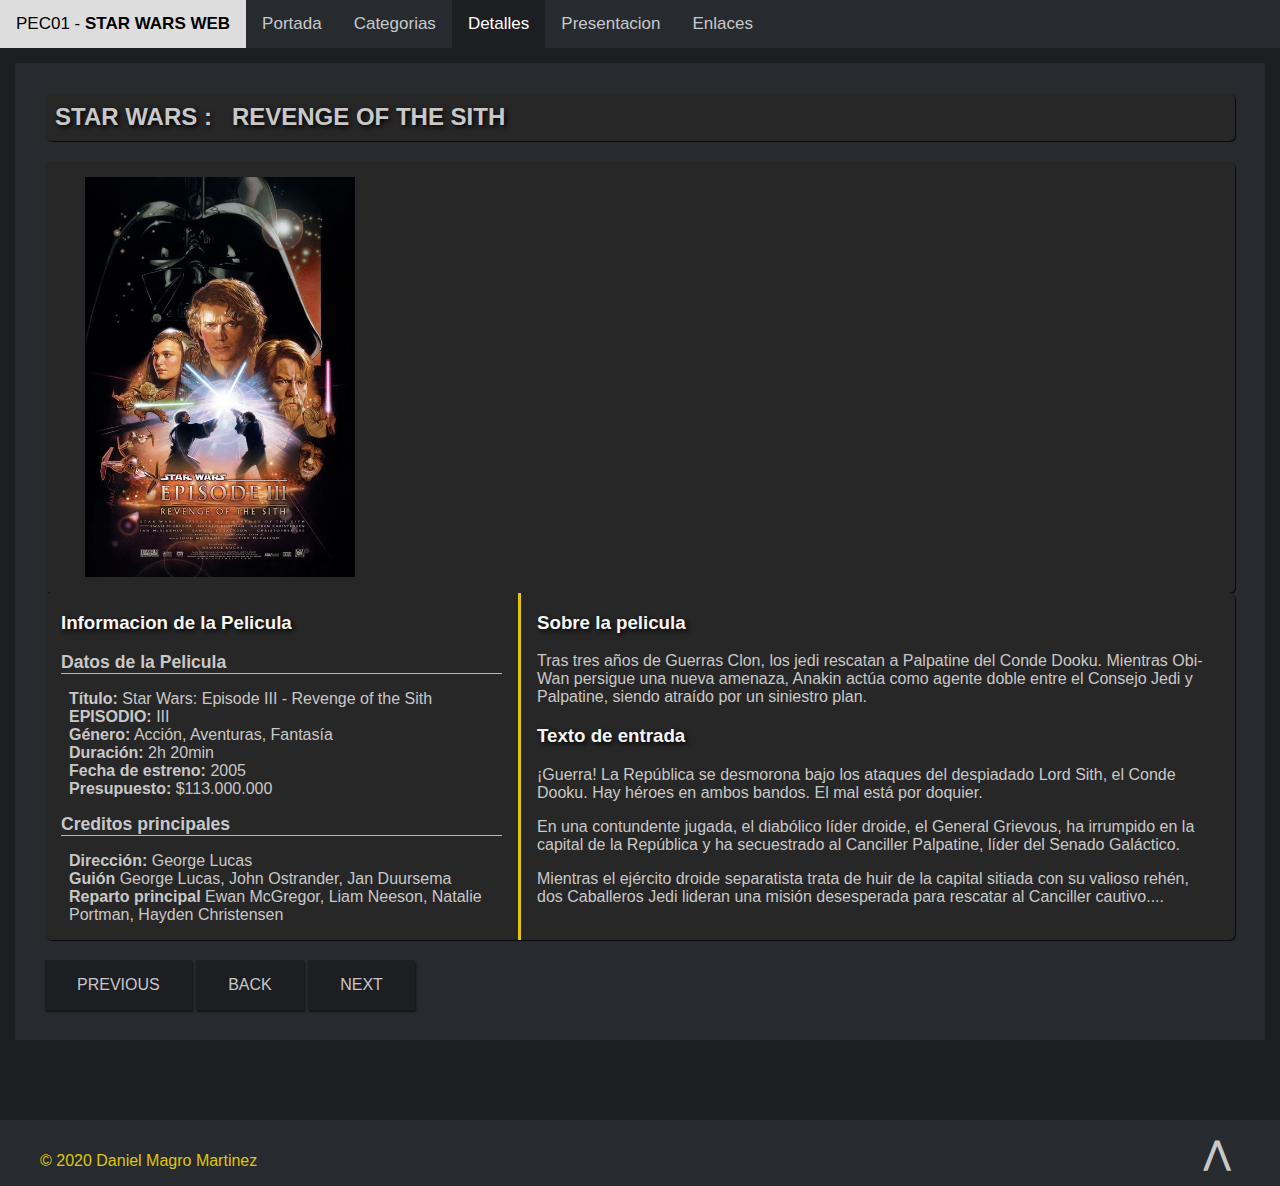
<file: details/episodeIII.html>
<!doctype html>
<html lang="en">
  <head>
    <meta charset="utf-8"/>
    <title>My First Parcel App</title>
    <link rel="stylesheet" href="../styles.css" />
    <link rel="stylesheet" href="https://cdnjs.cloudflare.com/ajax/libs/font-awesome/4.7.0/css/font-awesome.min.css">
  </head>
  <body>
    <header>
      <div class="topNavBar" id="NavBar">
        <a id="inicio" class="logo">PEC01 - <strong>STAR WARS WEB</strong></a>
        <a id="menuportada" href="../index.html">Portada</a>
        <a id="menucategory" href="../categoria.html">Categorias</a>
        <a id="menudetail" href="../details.html">Detalles</a>
        <a id="menupresentacion" href="../presentacion.html">Presentacion</a>
        <a id="menuenlaces" href="../enlaces.html">Enlaces</a>
        <a href="javascript:void(0);" class="icon" onclick="expandMenu()">
            <i class="fa fa-bars"></i></a>
      </div>
    </header>
    <div class="maincontent">
      <div class="detailscontent">
        <h2 class="detailTitle">STAR WARS :</h2>
        <h2 class="detailTitle">REVENGE OF THE SITH</h2>
      </div>
      <div class="mediaContent">
        <div>
        <figure>
          <img src="../assets/img/caratulas/SW_EP_III.jpeg" alt="SW_III" >
          <figcaption></figcaption>
        </figure>
        </div class="contentRight" >
        <div class="trailer">
          <iframe width="560" height="315" src="https://www.youtube.com/embed/kqkfjBKmWc4" title="YouTube video player" frameborder="0" allow="accelerometer; autoplay; clipboard-write; encrypted-media; gyroscope; picture-in-picture" allowfullscreen></iframe>
        </div>
      </div>
      <div class="detailscontent">
        <div class="contentLeft border">
          <h3>Informacion de la Pelicula</h3>
          <dl>
            <dt>Datos de la Pelicula</dt>
                <dd><strong>Título:</strong> Star Wars: Episode III - Revenge of the Sith</dd>
                <dd><strong>EPISODIO:</strong> III</dd>
                <dd><strong>Género:</strong> Acción, Aventuras, Fantasía</dd>   
                <dd><strong>Duración:</strong> 2h 20min</dd>
                <dd><strong>Fecha de estreno:</strong> 2005 </dd>
                <dd><strong>Presupuesto:</strong> $113.000.000</dd>
                <dt>Creditos principales</dt>
                <dd><strong>Dirección: </strong> George Lucas</dd>
                <dd><strong>Guión</strong> George Lucas, John Ostrander, Jan Duursema </dd>
                <dd><strong>Reparto principal</strong> Ewan McGregor, Liam Neeson, Natalie Portman, Hayden Christensen</dd>
        </dl>
        </div>
        <div class="contentRight">
          <h3>Sobre la pelicula</h3>
          <p>Tras tres años de Guerras Clon, los jedi rescatan a Palpatine del Conde Dooku.
             Mientras Obi-Wan persigue una nueva amenaza, Anakin actúa como agente 
            doble entre el Consejo Jedi y Palpatine, siendo atraído por un siniestro plan.</p>
          <h3>Texto de entrada</h3>
            <p>¡Guerra! La República se
              desmorona bajo los ataques del
              despiadado Lord Sith, el Conde
              Dooku. Hay héroes en ambos
              bandos. El mal está por doquier. </p>

            <p>En una contundente jugada, el
              diabólico líder droide, el General
              Grievous, ha irrumpido en la
              capital de la República y ha
              secuestrado al Canciller
              Palpatine, líder del Senado 
              Galáctico.</p>

            <p>Mientras el ejército droide
              separatista trata de huir de la
              capital sitiada con su valioso
              rehén, dos Caballeros Jedi
              lideran una misión desesperada
              para rescatar al Canciller
              cautivo....</p>
        </div>
      </div>
      <button type="button" class="btn default2" ><a href="episodeII.html" >PREVIOUS</a></button>
      <button type="button" class="btn default2" disabled><a href="../categoria.html#ep3" >BACK</a></button>
      <button type="button" class="btn default2" ><a href="episodeIV.html" >NEXT</a></button>
    </div>
    <script src='../shared/footer.js' ></script>

  </body>
  <script type="module" src="../app.js"></script>
  <script>
      var menuactivate = document.getElementById("menudetail");
    menuactivate.className ="active";

    function expandMenu() {
        var x = document.getElementById("NavBar");
        if(x.className ==="topNavBar"){
          x.className += " responsive"
        }else{
          x.className = "topNavBar";
        }
    }
  </script>
  
</html>
</file>
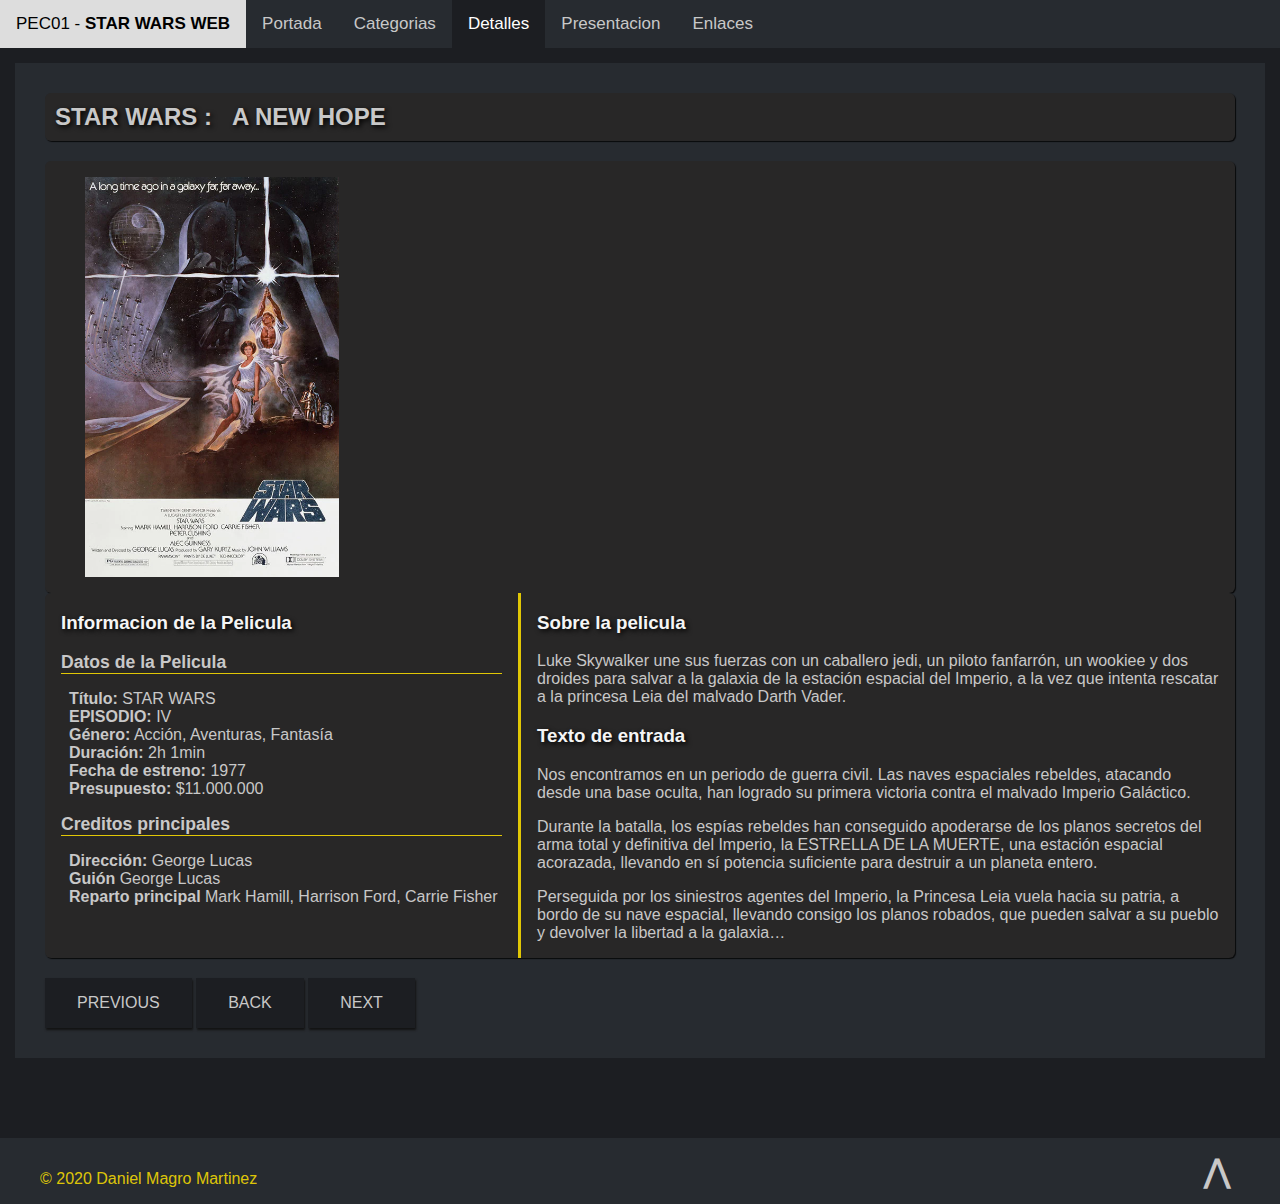
<file: details/episodeIV.html>
<!doctype html>
<html lang="en">
  <head>
    <meta charset="utf-8"/>
    <title>My First Parcel App</title>
    <link rel="stylesheet" href="../styles.css" />
    <link rel="stylesheet" href="https://cdnjs.cloudflare.com/ajax/libs/font-awesome/4.7.0/css/font-awesome.min.css">
  </head>
  <body>
    <header>
      <div class="topNavBar" id="NavBar">
        <a id="inicio" class="logo">PEC01 - <strong>STAR WARS WEB</strong></a>
        <a id="menuportada" href="../index.html">Portada</a>
        <a id="menucategory" href="../categoria.html">Categorias</a>
        <a id="menudetail" href="../details.html">Detalles</a>
        <a id="menupresentacion" href="../presentacion.html">Presentacion</a>
        <a id="menuenlaces" href="../enlaces.html">Enlaces</a>
        <a href="javascript:void(0);" class="icon" onclick="expandMenu()">
            <i class="fa fa-bars"></i></a>
      </div>
    </header>
    <div class="maincontent">
      <div class="detailscontent">
        <h2 class="detailTitle">STAR WARS :</h2>
        <h2 class="detailTitle">A NEW HOPE</h2>
      </div>
      <div class="mediaContent">
        <div>
        <figure>
          <img src="../assets/img/caratulas/SW_EP_IV.webp" alt="SW_IV" >
          <figcaption></figcaption>
        </figure>
        </div class="contentRight" >
        <div class="trailer">

            <iframe width="560" height="315" src="https://www.youtube.com/embed/beAH5vea99k" title="YouTube video player" frameborder="0" allow="accelerometer; autoplay; clipboard-write; encrypted-media; gyroscope; picture-in-picture" allowfullscreen></iframe>
        </div>
      </div>
      <div class="detailscontent">
        <div class="contentLeft border">
          <h3>Informacion de la Pelicula</h3>
          <dl>
            <dt>Datos de la Pelicula</dt>
                <dd><strong>Título:</strong> STAR WARS</dd>
                <dd><strong>EPISODIO:</strong> IV</dd>
                <dd><strong>Género:</strong> Acción, Aventuras, Fantasía</dd>   
                <dd><strong>Duración:</strong> 2h 1min</dd>
                <dd><strong>Fecha de estreno:</strong> 1977 </dd>
                <dd><strong>Presupuesto:</strong> $11.000.000 </dd>
            <dt>Creditos principales</dt>
                <dd><strong>Dirección: </strong> George Lucas</dd>
                <dd><strong>Guión</strong> George Lucas</dd>
                <dd><strong>Reparto principal</strong> Mark Hamill, Harrison Ford, Carrie Fisher</dd>
        </dl>
        </div>
        <div class="contentRight">
          <h3>Sobre la pelicula</h3>
          <p>Luke Skywalker une sus fuerzas con un caballero jedi, 
            un piloto fanfarrón, un wookiee y dos droides para salvar a
             la galaxia de la estación espacial del Imperio, a la vez que 
             intenta rescatar a la princesa Leia del malvado Darth Vader.</p>
          <h3>Texto de entrada</h3>
          <p>Nos encontramos en un
              periodo de guerra civil. Las
              naves espaciales rebeldes,
              atacando desde una base
              oculta, han logrado su 
              primera victoria contra
              el malvado Imperio
              Galáctico.</p>

              <p>Durante la batalla, los
              espías rebeldes han
              conseguido apoderarse de
              los planos secretos del
              arma total y definitiva del
              Imperio, la ESTRELLA
              DE LA MUERTE,
              una estación espacial
              acorazada, llevando en sí
              potencia suficiente para
              destruir a un planeta
              entero.</p>

              <p>Perseguida por los
              siniestros agentes del
              Imperio, la Princesa Leia
              vuela hacia su patria, a
              bordo de su nave espacial,
              llevando consigo los
              planos robados, que
              pueden salvar a su pueblo
              y devolver la libertad a la
              galaxia…</p>
        </div>
      </div>
      <button type="button" class="btn default2" ><a href="episodeIII.html" >PREVIOUS</a></button>
      <button type="button" class="btn default2" disabled><a href="../categoria.html#ep4" >BACK</a></button>
      <button type="button" class="btn default2" ><a href="episodeV.html" >NEXT</a></button>
    </div>
    <script src='../shared/footer.js' ></script>

  </body>
  <script type="module" src="../app.js"></script>
  <script>
      var menuactivate = document.getElementById("menudetail");
    menuactivate.className ="active";

    function expandMenu() {
        var x = document.getElementById("NavBar");
        if(x.className ==="topNavBar"){
          x.className += " responsive"
        }else{
          x.className = "topNavBar";
        }
    }
  </script>
  
</html>
</file>
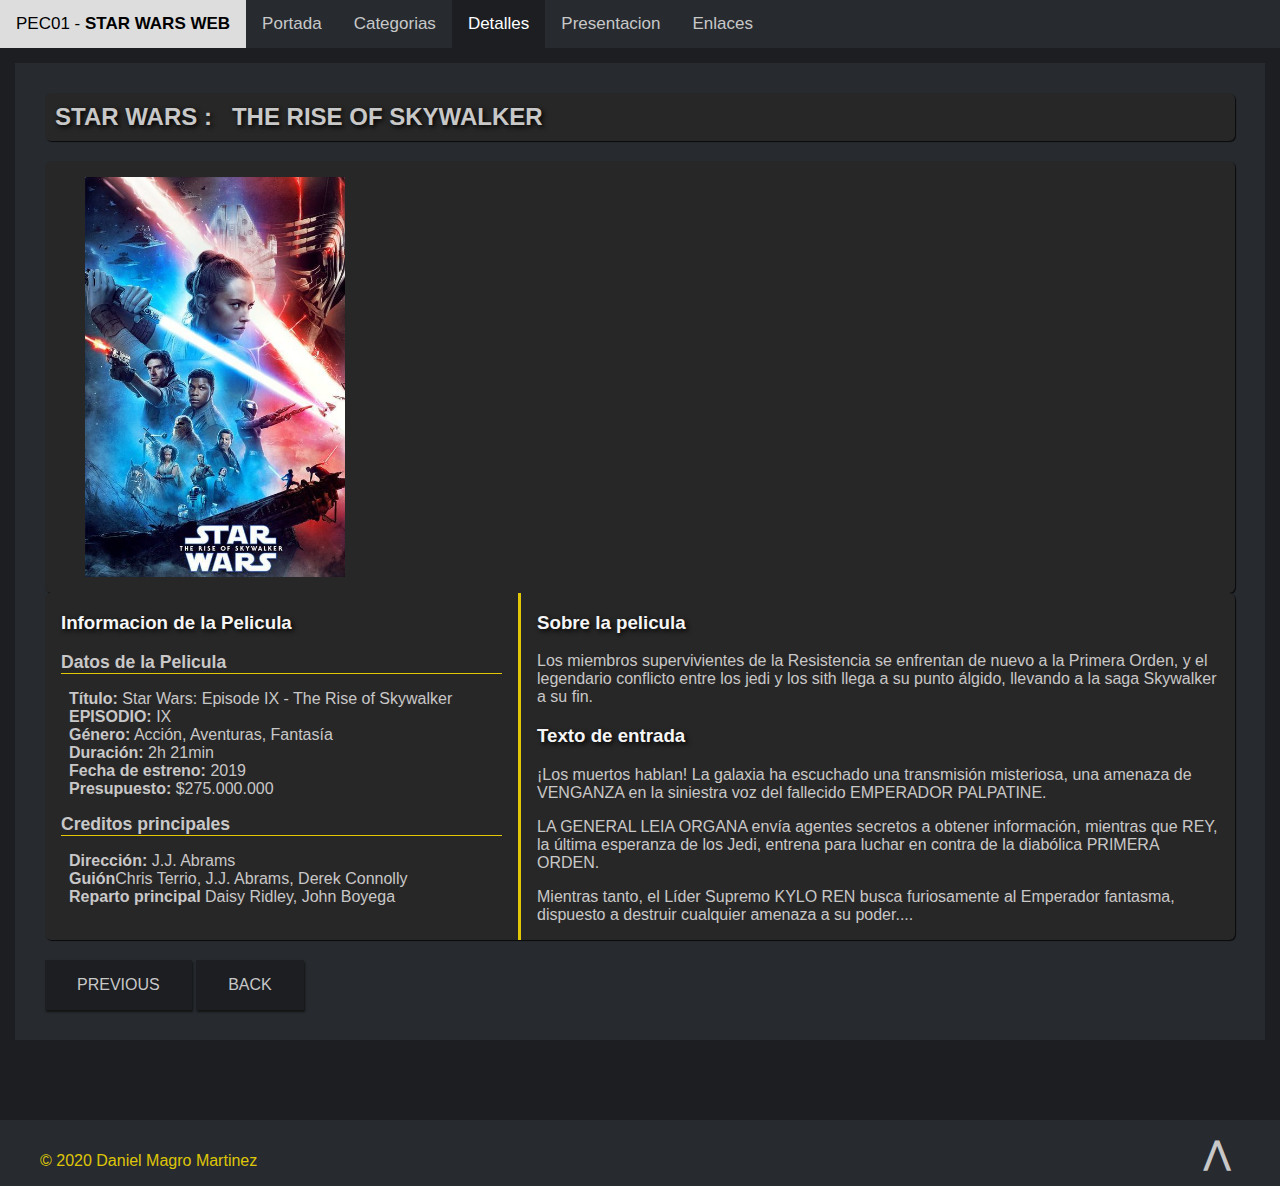
<file: details/episodeIX.html>
<!doctype html>
<html lang="en">
  <head>
    <meta charset="utf-8"/>
    <title>My First Parcel App</title>
    <link rel="stylesheet" href="../styles.css" />
    <link rel="stylesheet" href="https://cdnjs.cloudflare.com/ajax/libs/font-awesome/4.7.0/css/font-awesome.min.css">
  </head>
  <body>
    <header>
      <div class="topNavBar" id="NavBar">
        <a id="inicio" class="logo">PEC01 - <strong>STAR WARS WEB</strong></a>
        <a id="menuportada" href="../index.html">Portada</a>
        <a id="menucategory" href="../categoria.html">Categorias</a>
        <a id="menudetail" href="../details.html">Detalles</a>
        <a id="menupresentacion" href="../presentacion.html">Presentacion</a>
        <a id="menuenlaces" href="../enlaces.html">Enlaces</a>
        <a href="javascript:void(0);" class="icon" onclick="expandMenu()">
            <i class="fa fa-bars"></i></a>
      </div>
    </header>
    <div class="maincontent">
      <div class="detailscontent">
        <h2 class="detailTitle">STAR WARS :</h2>
        <h2 class="detailTitle">THE RISE OF SKYWALKER</h2>
      </div>
      <div class="mediaContent">
        <div>
        <figure>
          <img src="../assets/img/caratulas/SW_EP_IX.jpeg" alt="SW_IX" >
          <figcaption></figcaption>
        </figure>
        </div class="contentRight" >
        <div class="trailer">
          <iframe width="560" height="315" src="https://www.youtube.com/embed/Izme__ZsURY" title="YouTube video player" frameborder="0" allow="accelerometer; autoplay; clipboard-write; encrypted-media; gyroscope; picture-in-picture" allowfullscreen></iframe>
        </div>
      </div>
      <div class="detailscontent">
        <div class="contentLeft border">
          <h3>Informacion de la Pelicula</h3>
          <dl>
            <dt>Datos de la Pelicula</dt>
                <dd><strong>Título:</strong> Star Wars: Episode IX - The Rise of Skywalker</dd>
                <dd><strong>EPISODIO:</strong> IX</dd>
                <dd><strong>Género:</strong> Acción, Aventuras, Fantasía</dd>   
                <dd><strong>Duración:</strong> 2h 21min</dd>
                <dd><strong>Fecha de estreno:</strong> 2019 </dd>
                <dd><strong>Presupuesto:</strong> $275.000.000 </dd>
            <dt>Creditos principales</dt>
                <dd><strong>Dirección: </strong> J.J. Abrams</dd>
                <dd><strong>Guión</strong>Chris Terrio, J.J. Abrams, Derek Connolly</dd>
                <dd><strong>Reparto principal</strong> Daisy Ridley, John Boyega</dd>
        </dl>
        </div>
        <div class="contentRight">
          <h3>Sobre la pelicula</h3>
          <p>Los miembros supervivientes de la Resistencia se enfrentan de nuevo a la 
            Primera Orden, y el legendario conflicto entre los jedi y 
            los sith llega a su punto álgido, llevando a la saga Skywalker a su fin.</p>

          <h3>Texto de entrada</h3>
            <p>¡Los muertos hablan! 
              La galaxia ha escuchado
              una transmisión misteriosa,
              una amenaza de VENGANZA
              en la siniestra voz del fallecido
              EMPERADOR PALPATINE.</p>

            <p>LA GENERAL LEIA ORGANA
              envía agentes secretos a obtener
              información, mientras que REY,
              la última esperanza de los Jedi,
              entrena para luchar en contra 
              de la diabólica PRIMERA ORDEN.</p>

            <p>Mientras tanto, el Líder Supremo
              KYLO REN busca furiosamente
              al Emperador fantasma,
              dispuesto a destruir cualquier
              amenaza a su poder....</p>
        </div>
      </div>
      <button type="button" class="btn default2" ><a href="episodeVIII.html" >PREVIOUS</a></button>
      <button type="button" class="btn default2" ><a href="../categoria.html#ep9" >BACK</a></button>
    </div>
    <script src='../shared/footer.js' ></script>

  </body>
  <script type="module" src="../app.js"></script>
  <script>
      var menuactivate = document.getElementById("menudetail");
    menuactivate.className ="active";

    function expandMenu() {
        var x = document.getElementById("NavBar");
        if(x.className ==="topNavBar"){
          x.className += " responsive"
        }else{
          x.className = "topNavBar";
        }
    }
  </script>
  
</html>
</file>
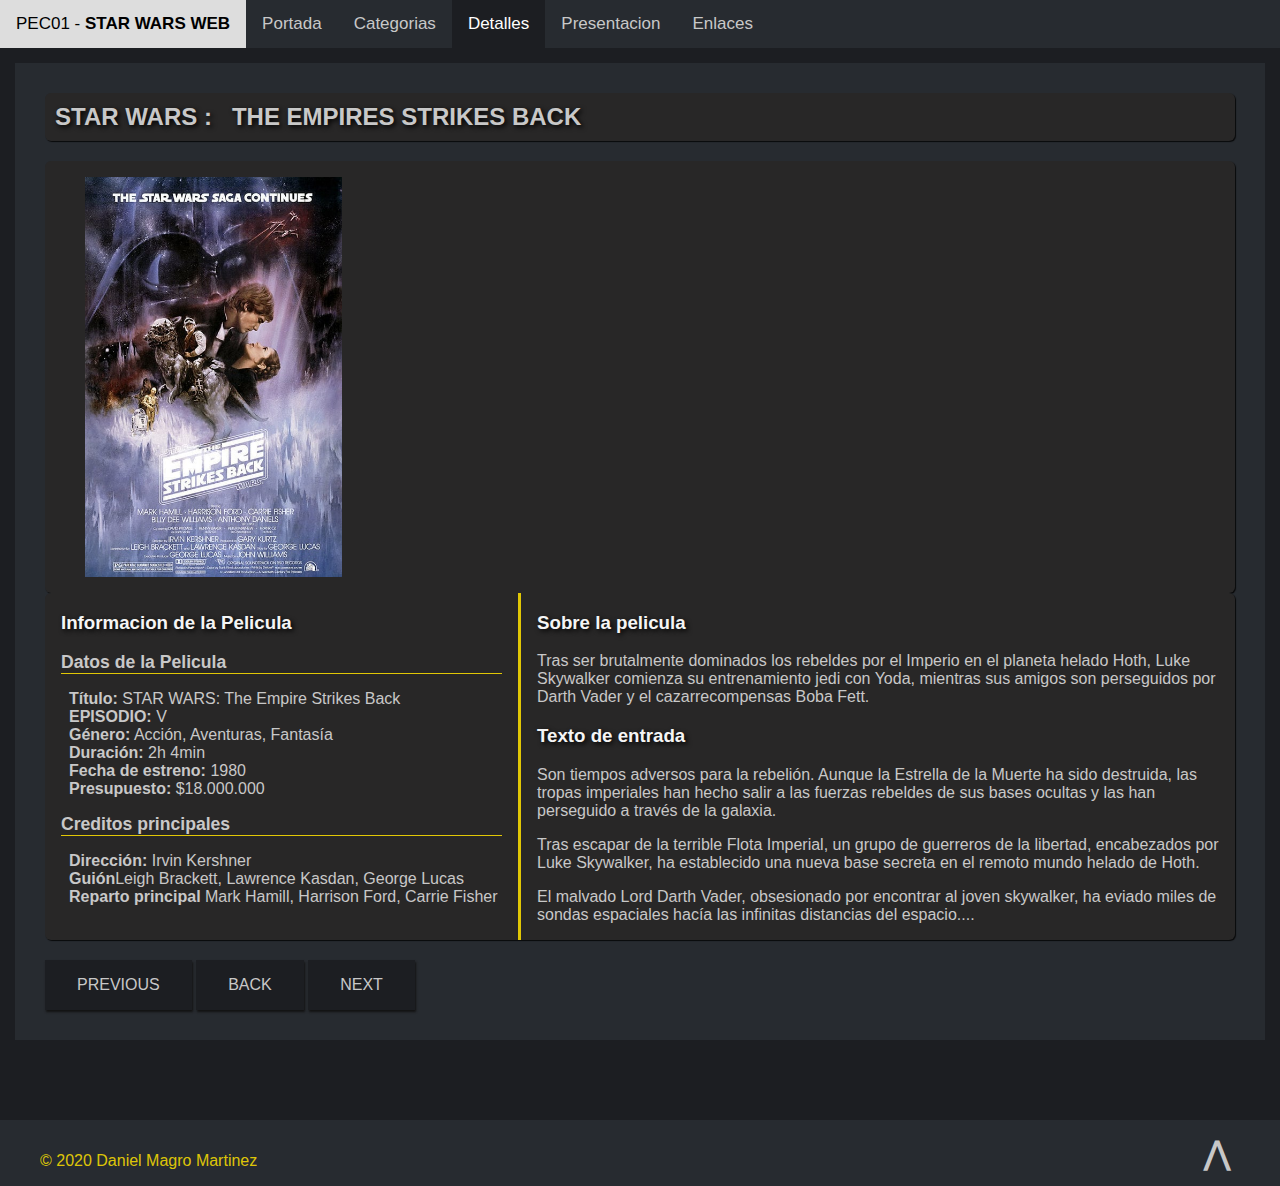
<file: details/episodeV.html>
<!doctype html>
<html lang="en">
  <head>
    <meta charset="utf-8"/>
    <title>My First Parcel App</title>
    <link rel="stylesheet" href="../styles.css" />
    <link rel="stylesheet" href="https://cdnjs.cloudflare.com/ajax/libs/font-awesome/4.7.0/css/font-awesome.min.css">
  </head>
  <body>
    <header>
      <div class="topNavBar" id="NavBar">
        <a id="inicio" class="logo">PEC01 - <strong>STAR WARS WEB</strong></a>
        <a id="menuportada" href="../index.html">Portada</a>
        <a id="menucategory" href="../categoria.html">Categorias</a>
        <a id="menudetail" href="../details.html">Detalles</a>
        <a id="menupresentacion" href="../presentacion.html">Presentacion</a>
        <a id="menuenlaces" href="../enlaces.html">Enlaces</a>
        <a href="javascript:void(0);" class="icon" onclick="expandMenu()">
            <i class="fa fa-bars"></i></a>
      </div>
    </header>
    <div class="maincontent">
      <div class="detailscontent">
        <h2 class="detailTitle">STAR WARS :</h2>
        <h2 class="detailTitle">THE EMPIRES STRIKES BACK</h2>
      </div>
      <div class="mediaContent">
        <div>
        <figure>
          <img src="../assets/img/caratulas/SW_EP_V.jpeg" alt="SW_IV" >
          <figcaption></figcaption>
        </figure>
        </div class="contentRight" >
        <div class="trailer">

          <iframe width="560" height="315" src="https://www.youtube.com/embed/xr3hPFJAHO4" title="YouTube video player" frameborder="0" allow="accelerometer; autoplay; clipboard-write; encrypted-media; gyroscope; picture-in-picture" allowfullscreen></iframe>
        </div>
      </div>
      <div class="detailscontent">
        <div class="contentLeft border">
          <h3>Informacion de la Pelicula</h3>
          <dl>
            <dt>Datos de la Pelicula</dt>
                <dd><strong>Título:</strong> STAR WARS: The Empire Strikes Back</dd>
                <dd><strong>EPISODIO:</strong> V</dd>
                <dd><strong>Género:</strong> Acción, Aventuras, Fantasía</dd>   
                <dd><strong>Duración:</strong> 2h 4min</dd>
                <dd><strong>Fecha de estreno:</strong> 1980 </dd>
                <dd><strong>Presupuesto:</strong> $18.000.000 </dd>
            <dt>Creditos principales</dt>
                <dd><strong>Dirección: </strong> Irvin Kershner</dd>
                <dd><strong>Guión</strong>Leigh Brackett, Lawrence Kasdan, George Lucas</dd>
                <dd><strong>Reparto principal</strong> Mark Hamill, Harrison Ford, Carrie Fisher</dd>
        </dl>
        </div>
        <div class="contentRight">
          <h3>Sobre la pelicula</h3>
          <p>Tras ser brutalmente dominados los rebeldes por el Imperio en el planeta
             helado Hoth, Luke Skywalker comienza su entrenamiento jedi con Yoda,
             mientras sus amigos son perseguidos por Darth Vader y el cazarrecompensas 
             Boba Fett.</p>
          <h3>Texto de entrada</h3>
          <p>Son tiempos adversos para la
            rebelión. Aunque la Estrella de
            la Muerte ha sido destruida,
            las tropas imperiales han
            hecho salir a las fuerzas
            rebeldes de sus bases ocultas
            y las han perseguido a través de
            la galaxia.</p>

            <p>Tras escapar de la terrible
              Flota Imperial, un grupo de
              guerreros de la libertad,
              encabezados por Luke
              Skywalker, ha establecido
              una nueva base secreta
              en el remoto mundo helado
              de Hoth.</p>

            <p>El malvado Lord Darth Vader,
              obsesionado por encontrar al
              joven skywalker, ha eviado
              miles de sondas espaciales
              hacía las infinitas distancias
              del espacio....</p>
        </div>
      </div>
      <button type="button" class="btn default2" ><a href="episodeIV.html" >PREVIOUS</a></button>
      <button type="button" class="btn default2" disabled><a href="../categoria.html#ep5" >BACK</a></button>
      <button type="button" class="btn default2" ><a href="episodeVI.html" >NEXT</a></button>
    </div>
    <script src='../shared/footer.js' ></script>

  </body>
  <script type="module" src="../app.js"></script>
  <script>
      var menuactivate = document.getElementById("menudetail");
    menuactivate.className ="active";

    function expandMenu() {
        var x = document.getElementById("NavBar");
        if(x.className ==="topNavBar"){
          x.className += " responsive"
        }else{
          x.className = "topNavBar";
        }
    }
  </script>
  
</html>
</file>
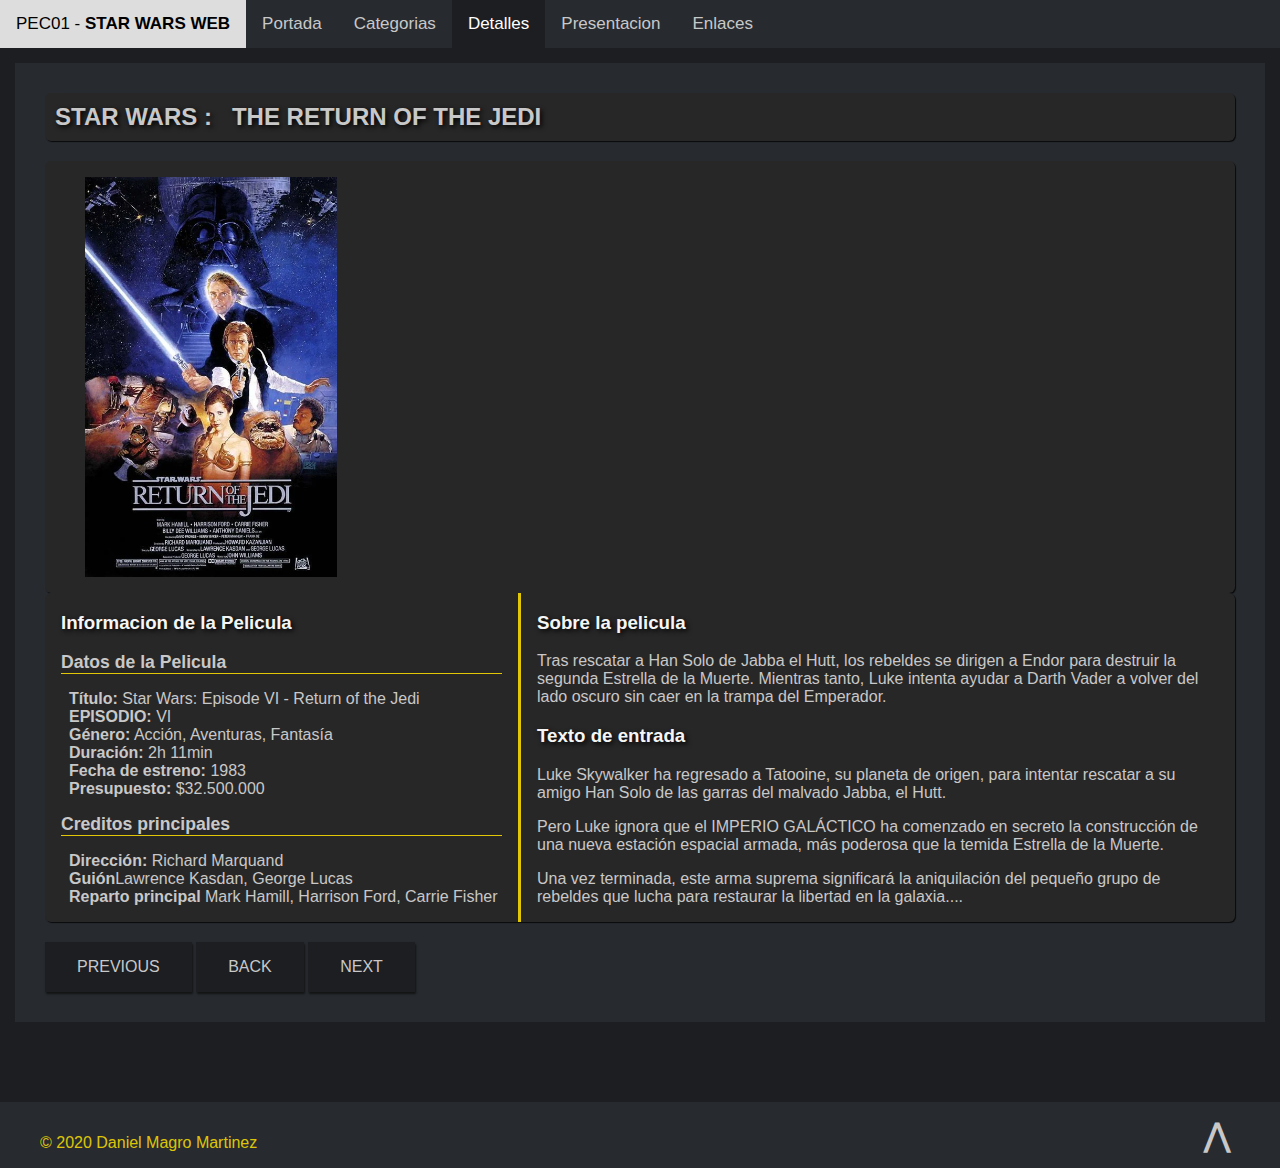
<file: details/episodeVI.html>
<!doctype html>
<html lang="en">
  <head>
    <meta charset="utf-8"/>
    <title>My First Parcel App</title>
    <link rel="stylesheet" href="../styles.css" />
    <link rel="stylesheet" href="https://cdnjs.cloudflare.com/ajax/libs/font-awesome/4.7.0/css/font-awesome.min.css">
  </head>
  <body>
    <header>
      <div class="topNavBar" id="NavBar">
        <a id="inicio" class="logo">PEC01 - <strong>STAR WARS WEB</strong></a>
        <a id="menuportada" href="../index.html">Portada</a>
        <a id="menucategory" href="../categoria.html">Categorias</a>
        <a id="menudetail" href="../details.html">Detalles</a>
        <a id="menupresentacion" href="../presentacion.html">Presentacion</a>
        <a id="menuenlaces" href="../enlaces.html">Enlaces</a>
        <a href="javascript:void(0);" class="icon" onclick="expandMenu()">
            <i class="fa fa-bars"></i></a>
      </div>
    </header>
    <div class="maincontent">
      <div class="detailscontent">
        <h2 class="detailTitle">STAR WARS :</h2>
        <h2 class="detailTitle">THE RETURN OF THE JEDI</h2>
      </div>
      <div class="mediaContent">
        <div>
        <figure>
          <img src="../assets/img/caratulas/SW_EP_VI.webp" alt="SW_IV" >
          <figcaption></figcaption>
        </figure>
        </div class="contentRight" >
        <div class="trailer">

          <iframe width="560" height="315" src="https://www.youtube.com/embed/yhuKapE-Bio" title="YouTube video player" frameborder="0" allow="accelerometer; autoplay; clipboard-write; encrypted-media; gyroscope; picture-in-picture" allowfullscreen></iframe>
        </div>
      </div>
      <div class="detailscontent">
        <div class="contentLeft border">
          <h3>Informacion de la Pelicula</h3>
          <dl>
            <dt>Datos de la Pelicula</dt>
                <dd><strong>Título:</strong> Star Wars: Episode VI - Return of the Jedi</dd>
                <dd><strong>EPISODIO:</strong> VI</dd>
                <dd><strong>Género:</strong> Acción, Aventuras, Fantasía</dd>   
                <dd><strong>Duración:</strong> 2h 11min</dd>
                <dd><strong>Fecha de estreno:</strong> 1983 </dd>
                <dd><strong>Presupuesto:</strong> $32.500.000 </dd>
            <dt>Creditos principales</dt>
                <dd><strong>Dirección: </strong> Richard Marquand</dd>
                <dd><strong>Guión</strong>Lawrence Kasdan, George Lucas</dd>
                <dd><strong>Reparto principal</strong> Mark Hamill, Harrison Ford, Carrie Fisher</dd>
        </dl>
        </div>
        <div class="contentRight">
          <h3>Sobre la pelicula</h3>
          <p>Tras rescatar a Han Solo de Jabba el Hutt, los rebeldes se dirigen a Endor 
            para destruir la segunda Estrella de la Muerte. 
            Mientras tanto, Luke intenta ayudar a Darth Vader a volver del 
            lado oscuro sin caer en la trampa del Emperador.</p>

          <h3>Texto de entrada</h3>
            <p>Luke Skywalker ha regresado a
              Tatooine, su planeta de origen,
              para intentar rescatar a su
              amigo Han Solo de las garras
              del malvado Jabba, el Hutt.</p>

            <p>Pero Luke ignora que el IMPERIO
              GALÁCTICO ha comenzado en
              secreto la construcción de una
              nueva estación espacial armada,
              más poderosa que la temida
              Estrella de la Muerte.</p>

            <p>Una vez terminada, este
              arma suprema significará la
              aniquilación del pequeño grupo
              de rebeldes que lucha para
              restaurar la libertad en la
              galaxia....</p>
        </div>
      </div>
      <button type="button" class="btn default2" ><a href="episodeV.html" >PREVIOUS</a></button>
      <button type="button" class="btn default2" disabled><a href="../categoria.html#ep6" >BACK</a></button>
      <button type="button" class="btn default2" ><a href="episodeVII.html" >NEXT</a></button>
    </div>
    <script src='../shared/footer.js' ></script>

  </body>
  <script type="module" src="../app.js"></script>
  <script>
      var menuactivate = document.getElementById("menudetail");
    menuactivate.className ="active";

    function expandMenu() {
        var x = document.getElementById("NavBar");
        if(x.className ==="topNavBar"){
          x.className += " responsive"
        }else{
          x.className = "topNavBar";
        }
    }
  </script>
  
</html>
</file>
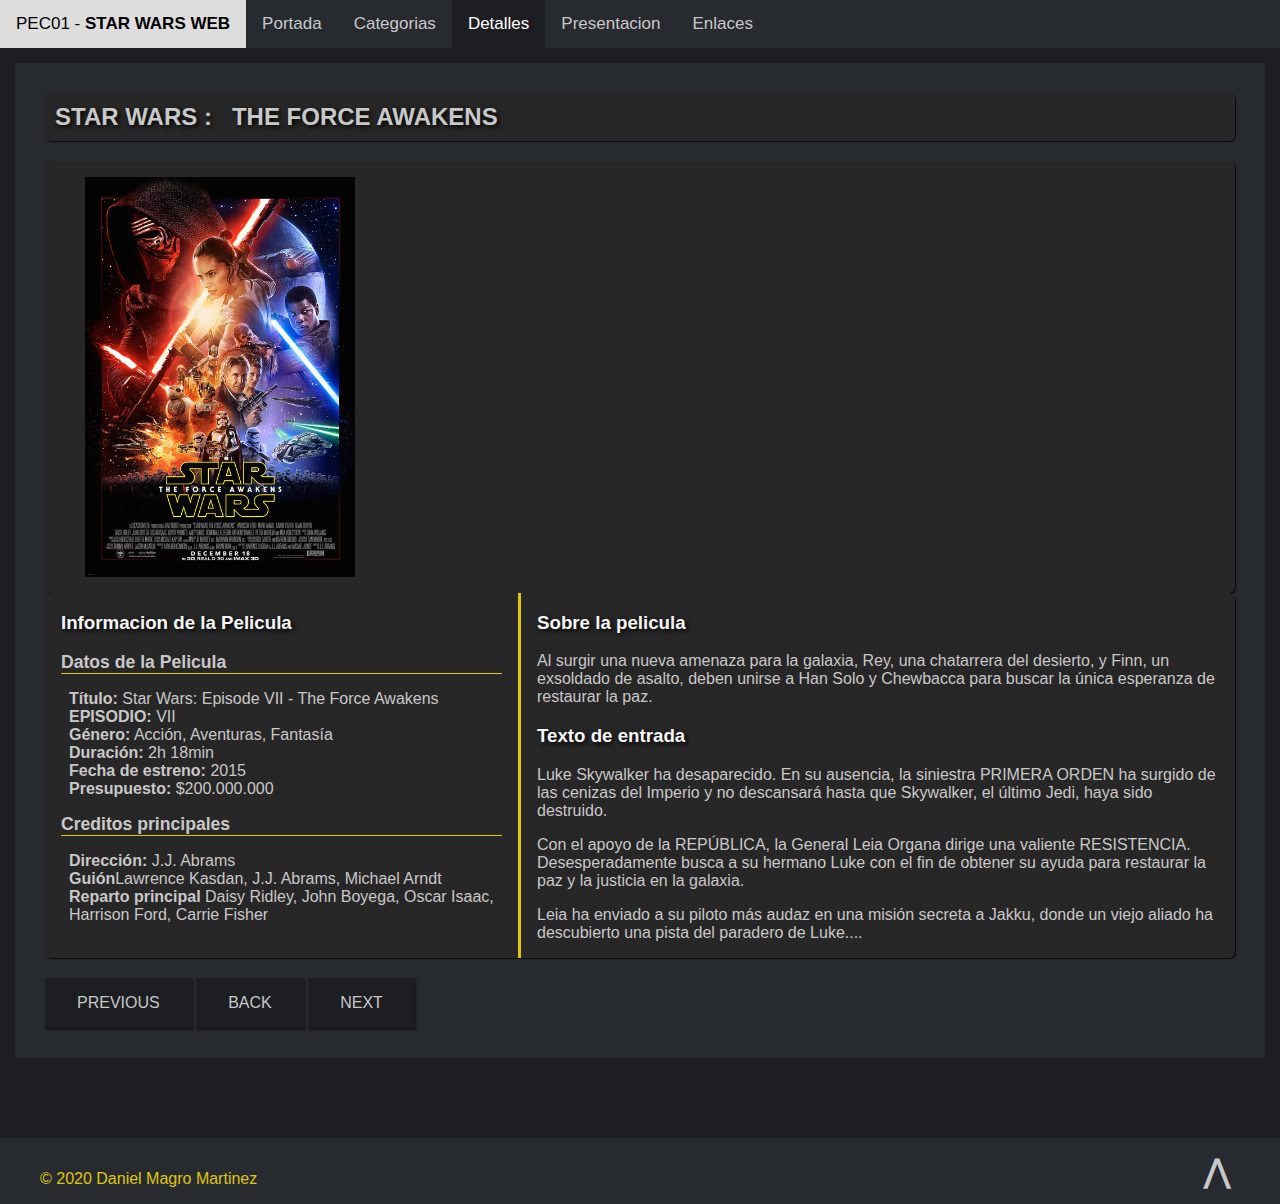
<file: details/episodeVII.html>
<!doctype html>
<html lang="en">
  <head>
    <meta charset="utf-8"/>
    <title>My First Parcel App</title>
    <link rel="stylesheet" href="../styles.css" />
    <link rel="stylesheet" href="https://cdnjs.cloudflare.com/ajax/libs/font-awesome/4.7.0/css/font-awesome.min.css">
  </head>
  <body>
    <header>
      <div class="topNavBar" id="NavBar">
        <a id="inicio" class="logo">PEC01 - <strong>STAR WARS WEB</strong></a>
        <a id="menuportada" href="../index.html">Portada</a>
        <a id="menucategory" href="../categoria.html">Categorias</a>
        <a id="menudetail" href="../details.html">Detalles</a>
        <a id="menupresentacion" href="../presentacion.html">Presentacion</a>
        <a id="menuenlaces" href="../enlaces.html">Enlaces</a>
        <a href="javascript:void(0);" class="icon" onclick="expandMenu()">
            <i class="fa fa-bars"></i></a>
      </div>
    </header>
    <div class="maincontent">
      <div class="detailscontent">
        <h2 class="detailTitle">STAR WARS :</h2>
        <h2 class="detailTitle">THE FORCE AWAKENS</h2>
      </div>
      <div class="mediaContent">
        <div>
        <figure>
          <img src="../assets/img/caratulas/SW_EP_VII.webp" alt="SW_VII" >
          <figcaption></figcaption>
        </figure>
        </div class="contentRight" >
        <div class="trailer">
          <iframe width="560" height="315" src="https://www.youtube.com/embed/yU9vpz4YCnU" title="YouTube video player" frameborder="0" allow="accelerometer; autoplay; clipboard-write; encrypted-media; gyroscope; picture-in-picture" allowfullscreen></iframe>
        </div>
      </div>
      <div class="detailscontent">
        <div class="contentLeft border">
          <h3>Informacion de la Pelicula</h3>
          <dl>
            <dt>Datos de la Pelicula</dt>
                <dd><strong>Título:</strong> Star Wars: Episode VII - The Force Awakens</dd>
                <dd><strong>EPISODIO:</strong> VII</dd>
                <dd><strong>Género:</strong> Acción, Aventuras, Fantasía</dd>   
                <dd><strong>Duración:</strong> 2h 18min</dd>
                <dd><strong>Fecha de estreno:</strong> 2015</dd>
                <dd><strong>Presupuesto:</strong> $200.000.000 </dd>
            <dt>Creditos principales</dt>
                <dd><strong>Dirección: </strong> J.J. Abrams</dd>
                <dd><strong>Guión</strong>Lawrence Kasdan, J.J. Abrams, Michael Arndt</dd>
                <dd><strong>Reparto principal</strong> Daisy Ridley, John Boyega, Oscar Isaac, Harrison Ford, Carrie Fisher</dd>
        </dl>
        </div>
        <div class="contentRight">
          <h3>Sobre la pelicula</h3>
          <p>Al surgir una nueva amenaza para la galaxia, Rey, una chatarrera del desierto, 
            y Finn, un exsoldado de asalto, deben 
            unirse a Han Solo y Chewbacca para buscar la única esperanza de restaurar la paz.</p>

          <h3>Texto de entrada</h3>
            <p>Luke Skywalker ha desaparecido.
              En su ausencia, la siniestra
              PRIMERA ORDEN ha surgido de
              las cenizas del Imperio y no
              descansará hasta que Skywalker,
              el último Jedi, haya sido
              destruido.</p>

            <p>Con el apoyo de la REPÚBLICA,
              la General Leia Organa dirige
              una valiente RESISTENCIA.
              Desesperadamente busca
              a su hermano Luke con el fin
              de obtener su ayuda para
              restaurar la paz y la justicia
              en la galaxia.</p>

            <p>Leia ha enviado a su piloto
              más audaz en una misión secreta
              a Jakku, donde un viejo aliado
              ha descubierto una pista
              del paradero de Luke....</p>
        </div>
      </div>
      <button type="button" class="btn default2" ><a href="episodeVI.html" >PREVIOUS</a></button>
      <button type="button" class="btn default2" disabled><a href="../categoria.html#ep7" >BACK</a></button>
      <button type="button" class="btn default2" ><a href="episodeVIII.html" >NEXT</a></button>
    </div>
    <script src='../shared/footer.js' ></script>

  </body>
  <script type="module" src="../app.js"></script>
  <script>
      var menuactivate = document.getElementById("menudetail");
    menuactivate.className ="active";

    function expandMenu() {
        var x = document.getElementById("NavBar");
        if(x.className ==="topNavBar"){
          x.className += " responsive"
        }else{
          x.className = "topNavBar";
        }
    }
  </script>
  
</html>
</file>
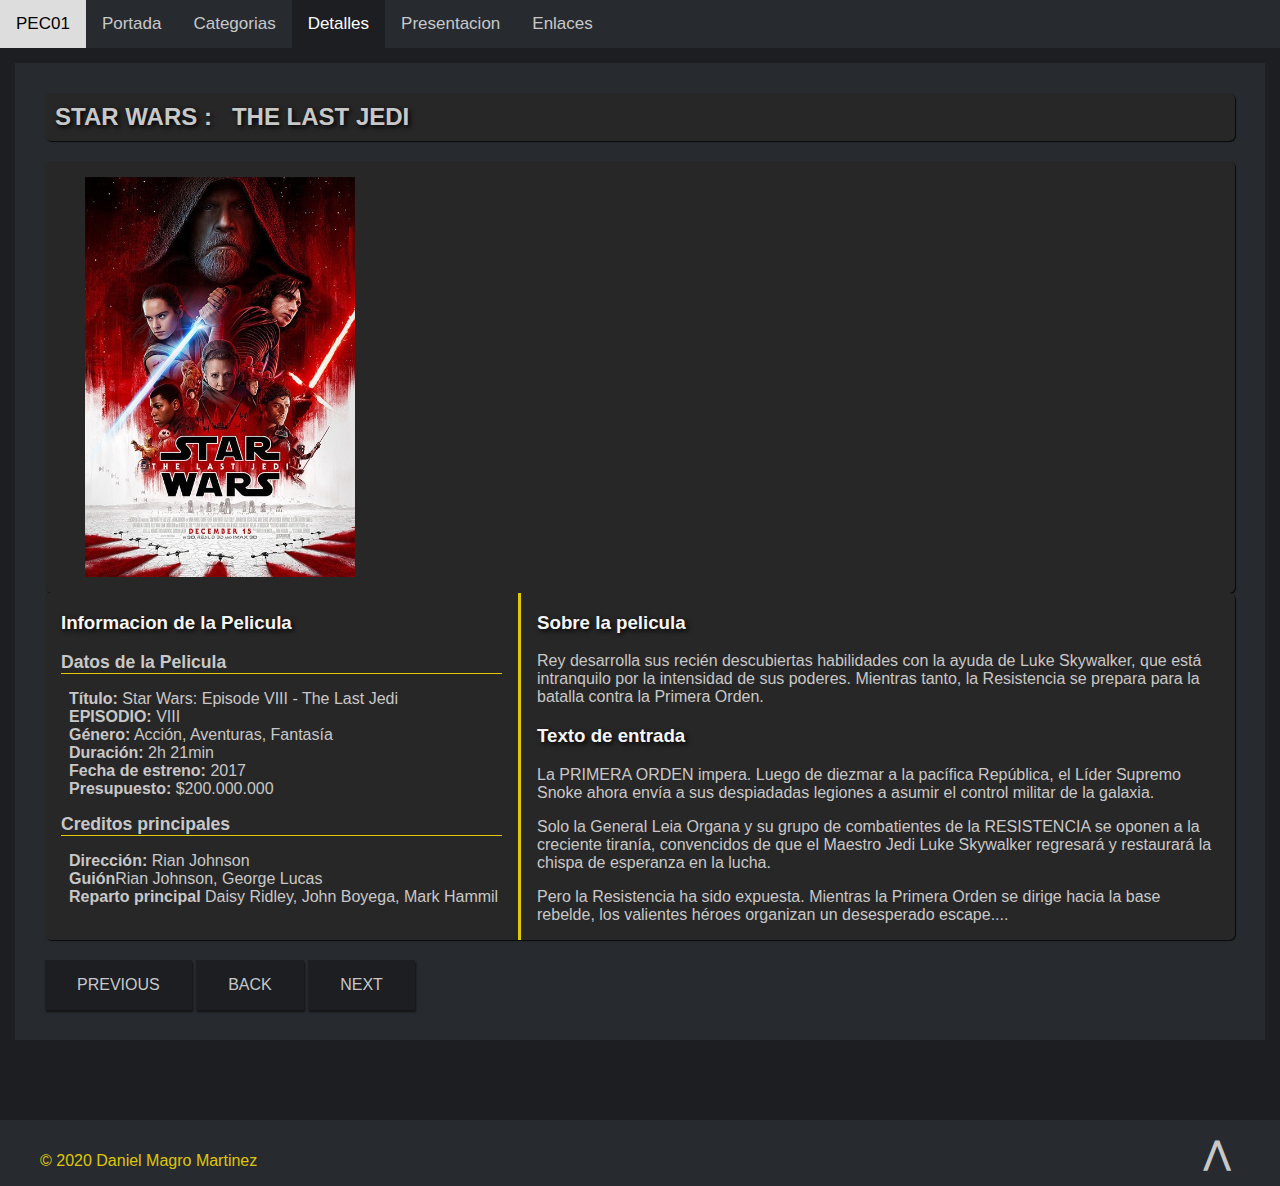
<file: details/episodeVIII.html>
<!doctype html>
<html lang="en">
  <head>
    <meta charset="utf-8"/>
    <title>My First Parcel App</title>
    <link rel="stylesheet" href="../styles.css" />
    <link rel="stylesheet" href="https://cdnjs.cloudflare.com/ajax/libs/font-awesome/4.7.0/css/font-awesome.min.css">
  </head>
  <body>
    <header>
      <div class="topNavBar" id="NavBar">
        <a class="logo">PEC01</a>
        <a id="menuportada" href="../index.html">Portada</a>
        <a id="menucategory" href="../categoria.html">Categorias</a>
        <a id="menudetail" href="../details.html">Detalles</a>
        <a id="menupresentacion" href="../presentacion.html">Presentacion</a>
        <a id="menuenlaces" href="../enlaces.html">Enlaces</a>
        <a href="javascript:void(0);" class="icon" onclick="expandMenu()">
            <i class="fa fa-bars"></i></a>
      </div>
    </header>
    <div id="inicio" class="maincontent">
      <div class="detailscontent">
        <h2 class="detailTitle">STAR WARS :</h2>
        <h2 class="detailTitle">THE LAST JEDI</h2>
      </div>
      <div class="mediaContent">
        <div>
        <figure>
          <img src="../assets/img/caratulas/SW_EP_VIII.jpeg" alt="SW_IX" >
          <figcaption></figcaption>
        </figure>
        </div class="contentRight" >
        <div class="trailer">
          <iframe width="560" height="315" src="https://www.youtube.com/embed/Izme__ZsURY" title="YouTube video player" frameborder="0" allow="accelerometer; autoplay; clipboard-write; encrypted-media; gyroscope; picture-in-picture" allowfullscreen></iframe>
        </div>
      </div>
      <div class="detailscontent">
        <div class="contentLeft border">
          <h3>Informacion de la Pelicula</h3>
          <dl>
            <dt>Datos de la Pelicula</dt>
                <dd><strong>Título:</strong> Star Wars: Episode VIII - The Last Jedi</dd>
                <dd><strong>EPISODIO:</strong> VIII</dd>
                <dd><strong>Género:</strong> Acción, Aventuras, Fantasía</dd>   
                <dd><strong>Duración:</strong> 2h 21min</dd>
                <dd><strong>Fecha de estreno:</strong> 2017 </dd>
                <dd><strong>Presupuesto:</strong> $200.000.000 </dd>
            <dt>Creditos principales</dt>
                <dd><strong>Dirección: </strong> Rian Johnson</dd>
                <dd><strong>Guión</strong>Rian Johnson, George Lucas</dd>
                <dd><strong>Reparto principal</strong> Daisy Ridley, John Boyega, Mark Hammil</dd>
        </dl>
        </div>
        <div class="contentRight">
          <h3>Sobre la pelicula</h3>
          <p>Rey desarrolla sus recién descubiertas
             habilidades con la ayuda de Luke Skywalker, que está intranquilo por la 
             intensidad de sus poderes. Mientras tanto, la Resistencia se prepara para la 
             batalla contra la Primera Orden.</p>

          <h3>Texto de entrada</h3>
            <p>La PRIMERA ORDEN impera.
              Luego de diezmar a la pacífica
              República, el Líder Supremo Snoke
              ahora envía a sus despiadadas
              legiones a asumir el control
              militar de la galaxia.</p>

            <p>Solo la General Leia Organa y
              su grupo de combatientes de
              la RESISTENCIA se oponen a la
              creciente tiranía, convencidos
              de que el Maestro Jedi
              Luke Skywalker regresará
              y restaurará la chispa de
              esperanza en la lucha.</p>

            <p>Pero la Resistencia ha
              sido expuesta. Mientras la
              Primera Orden se dirige 
              hacia la base rebelde, los
              valientes héroes organizan un
              desesperado escape....</p>
        </div>
      </div>
      <button type="button" class="btn default2" ><a href="episodeVII.html" >PREVIOUS</a></button>
      <button type="button" class="btn default2" ><a href="../categoria.html#ep8" >BACK</a></button>
      <button type="button" class="btn default2" ><a href="episodeIX.html" >NEXT</a></button>
    </div>
    <script src='../shared/footer.js' ></script>
  </body>
  <script type="module" src="../app.js"></script>
  <script>
      var menuactivate = document.getElementById("menudetail");
    menuactivate.className ="active";

    function expandMenu() {
        var x = document.getElementById("NavBar");
        if(x.className ==="topNavBar"){
          x.className += " responsive"
        }else{
          x.className = "topNavBar";
        }
    }
  </script>
  
</html>
</file>
<file: styles.css>
@import "./styles/index.css";
@import "./styles/topmenu.css";
@import "./styles/timeline.css";
@import "./styles/details.css";
@import "./styles/portada.css";
@import "./styles/footer.css";
@import "./styles/presentacion.css";

h1 {
  color:var(--YellowText);
  font-family: cursive;
}

.maincontent{
  margin: 15px;
  background-color: var(--darkGrey);
  display: block;
  align-content: center;
  padding: 30px;
  margin-bottom: 20px;
  }

.maincontent img{
  max-width: 500px;
}
  
body {
  margin: 0;
  font-family: Arial, Helvetica, sans-serif;
  height: 100vh;
  color: #1f1f1f;
  background: var(--darkestGrey)
  /* linear-gradient(to bottom, #bada55, #c0ffee); */
}

.btn{
  border: none; /* Remove borders */
  color: var(--SmokedGrey);
  padding: 16px 32px; 
  cursor: pointer; /* Add a pointer cursor on mouse-over */
  font-size: 1rem;
}
.btn a, a:visited ,a:hover,a:active  {
  text-decoration: none;
  color: var(--SmokedGrey);
}

.default{
  background-color: var(--darkGrey);
  box-shadow: 1px 2px 2px #131313;  
}
.default2{
  background-color: var(--darkestGrey);
  box-shadow: 1px 2px 2px #131313;  
}
.default:hover {background:var(--greyActive);
  box-shadow: 0 12px 16px 0 rgba(0,0,0,0.24), 0 17px 50px 0 rgba(0,0,0,0.19);}

.maintitle{
  color: var(--SmokedGrey);
  width: 100%;
  text-align: center;
  margin: 2rem;
}

table {
  font-family: arial, sans-serif;
  border-collapse: collapse;
  width: 100%;
  color: var(--SmokedGrey);
}
th{
  padding: 20px;
  color: var(--SmokedGrey);
}
td{
  border: 0px solid #dddddd;
  text-align:center;
  padding: 20px;
  color: var(--YellowText);
}

tr:nth-child(even) {
  background-color: var(--darkestGrey);
}
</file>
